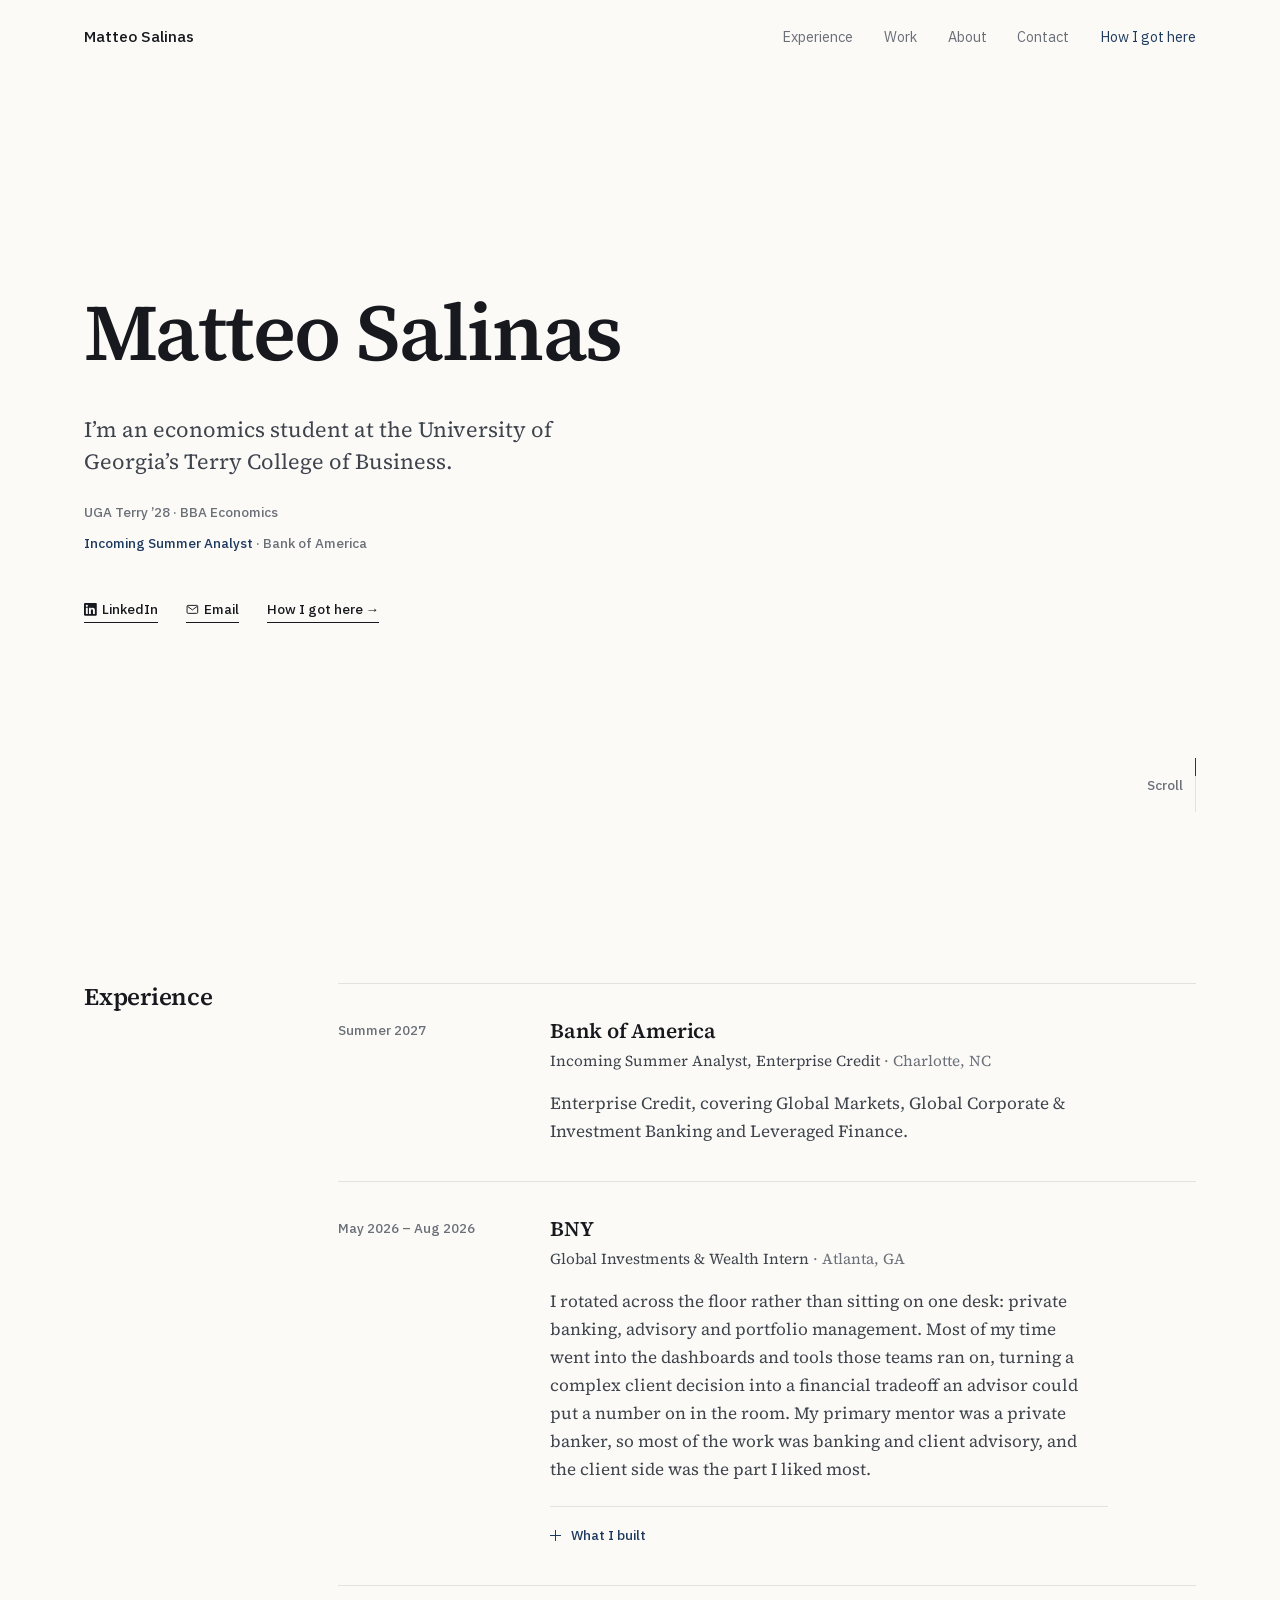
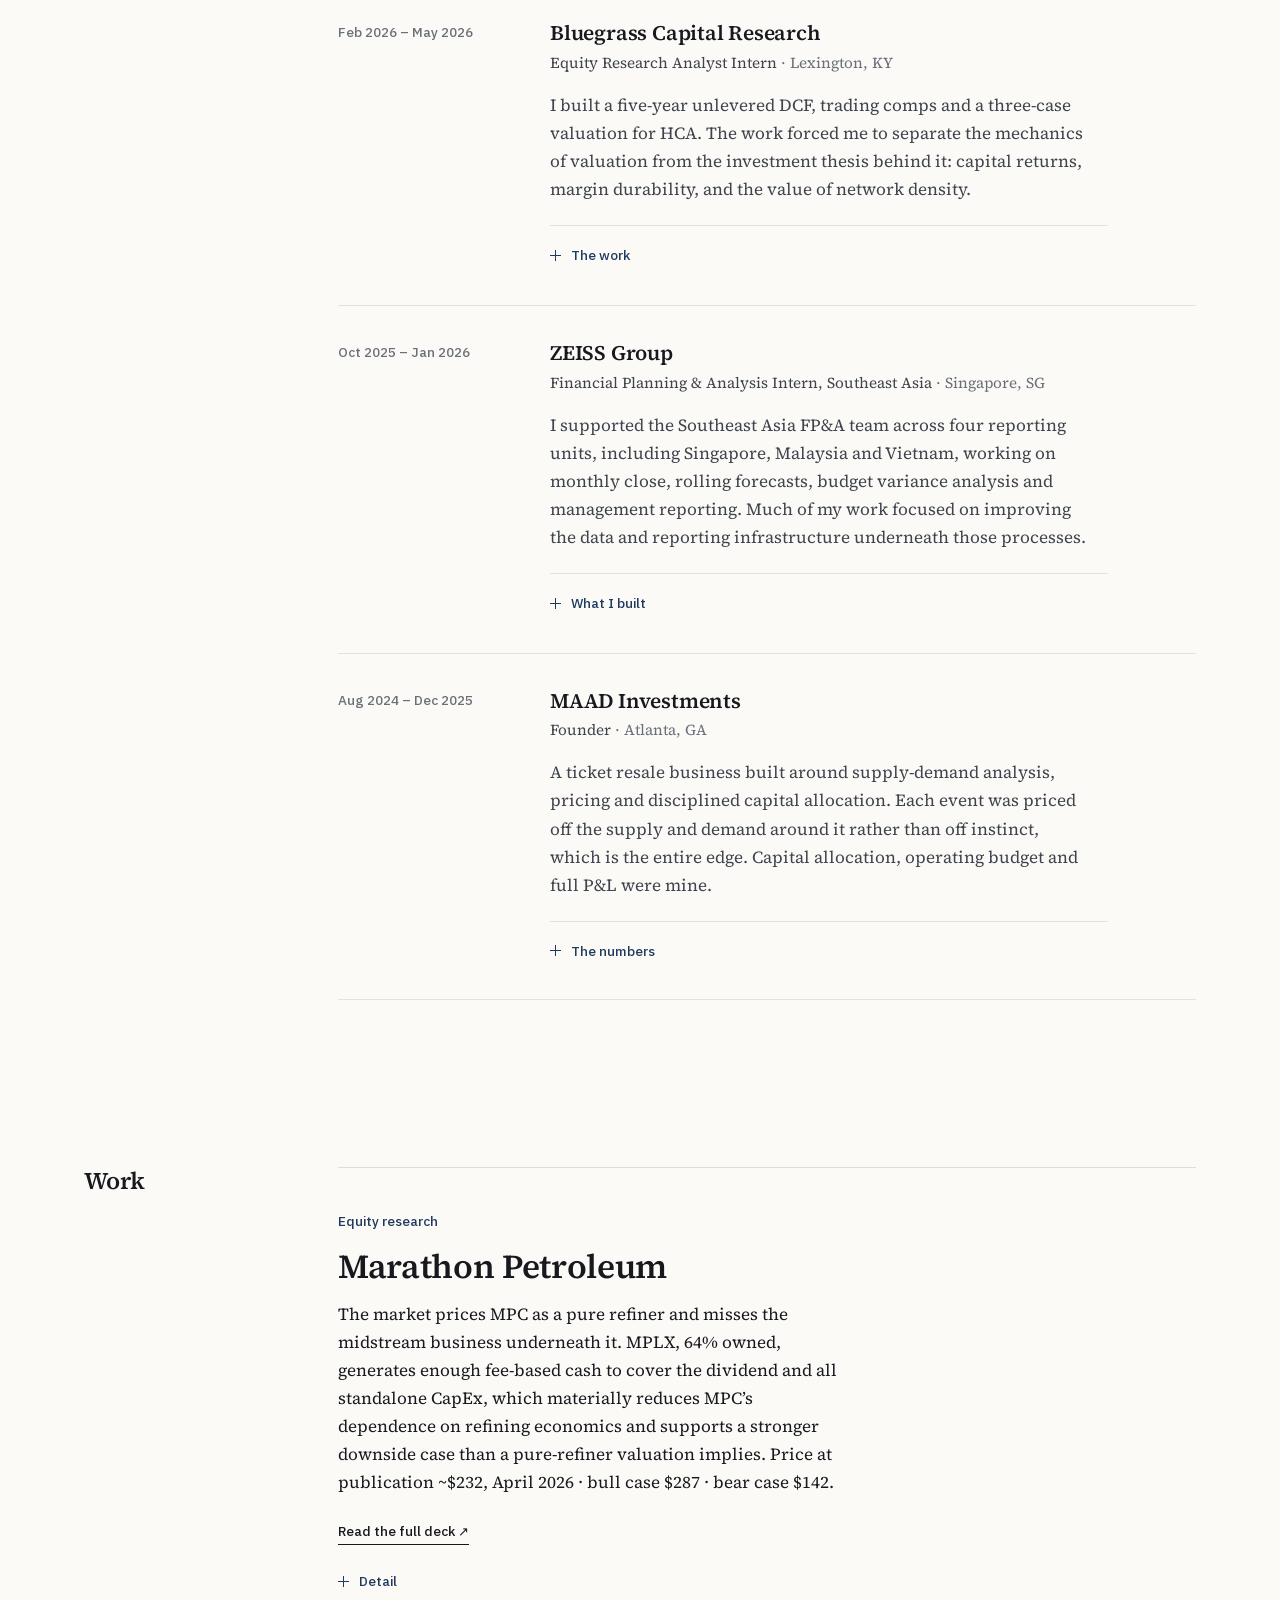
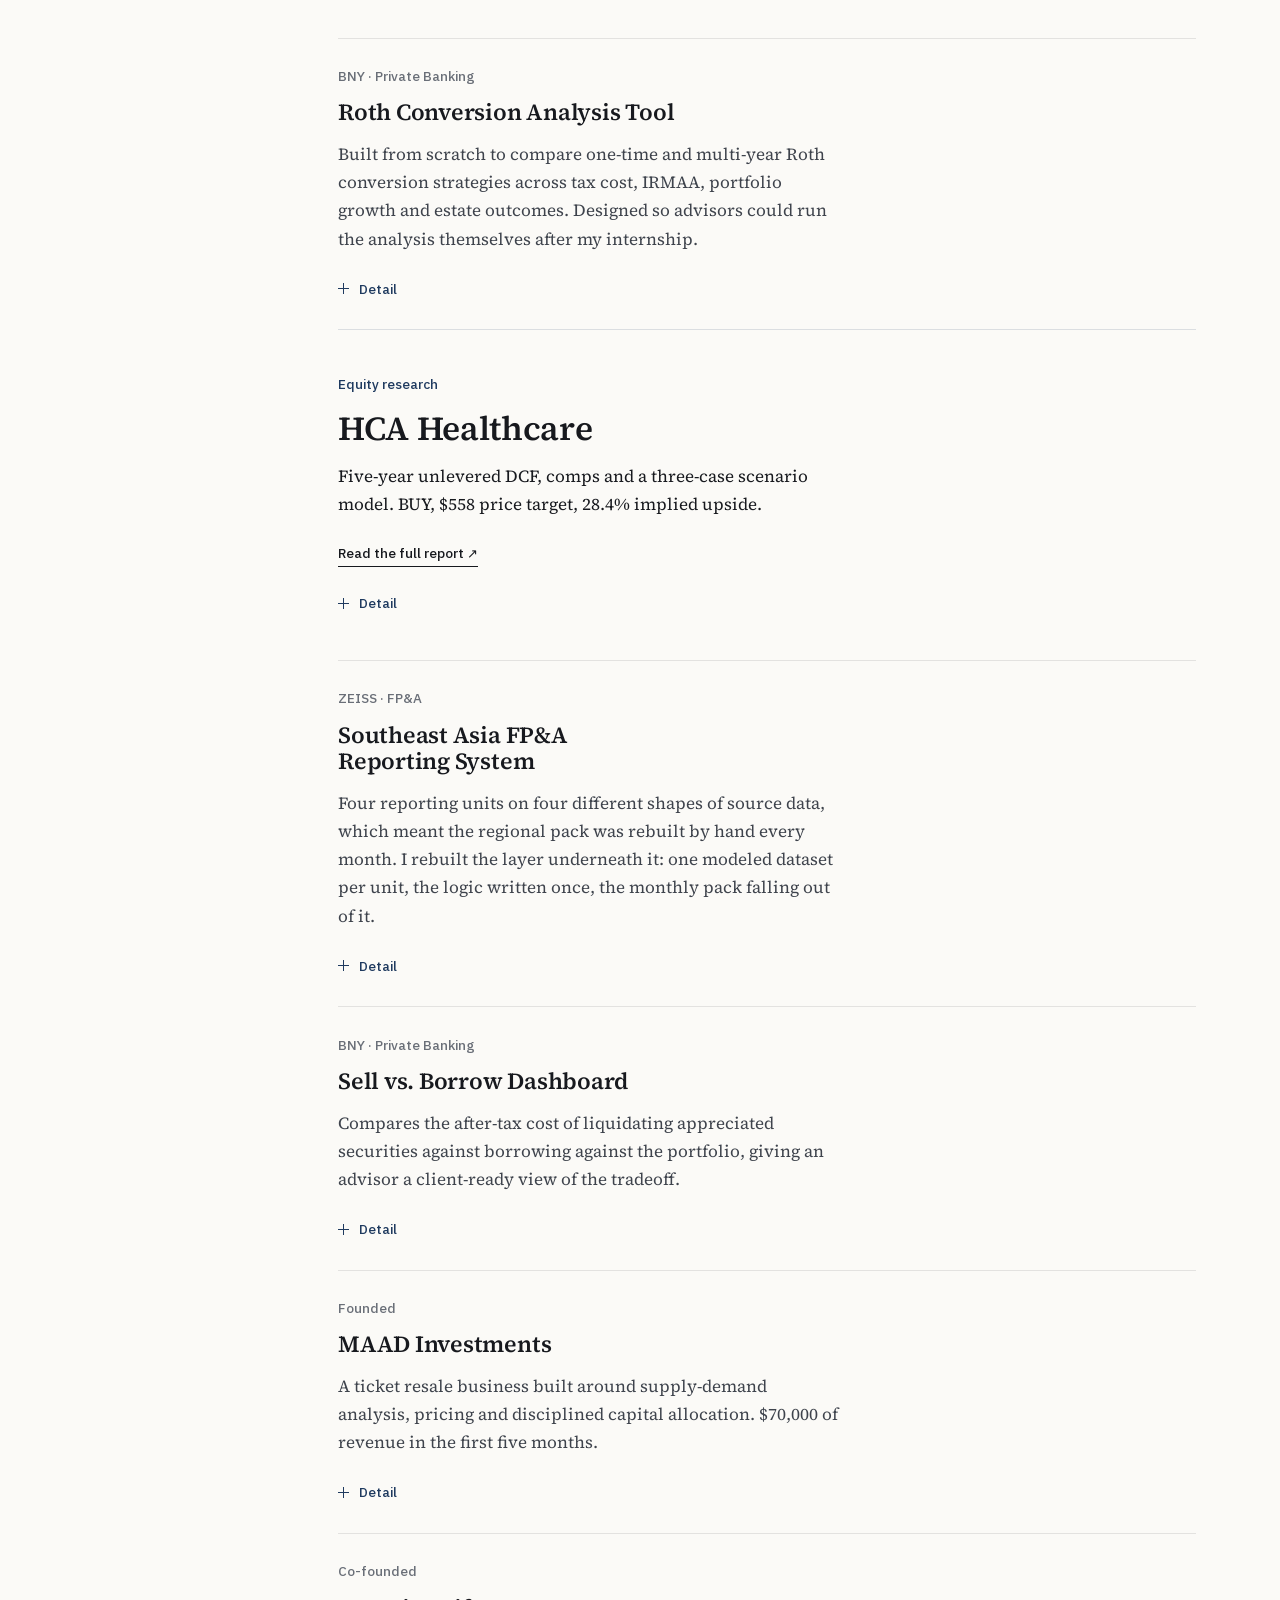
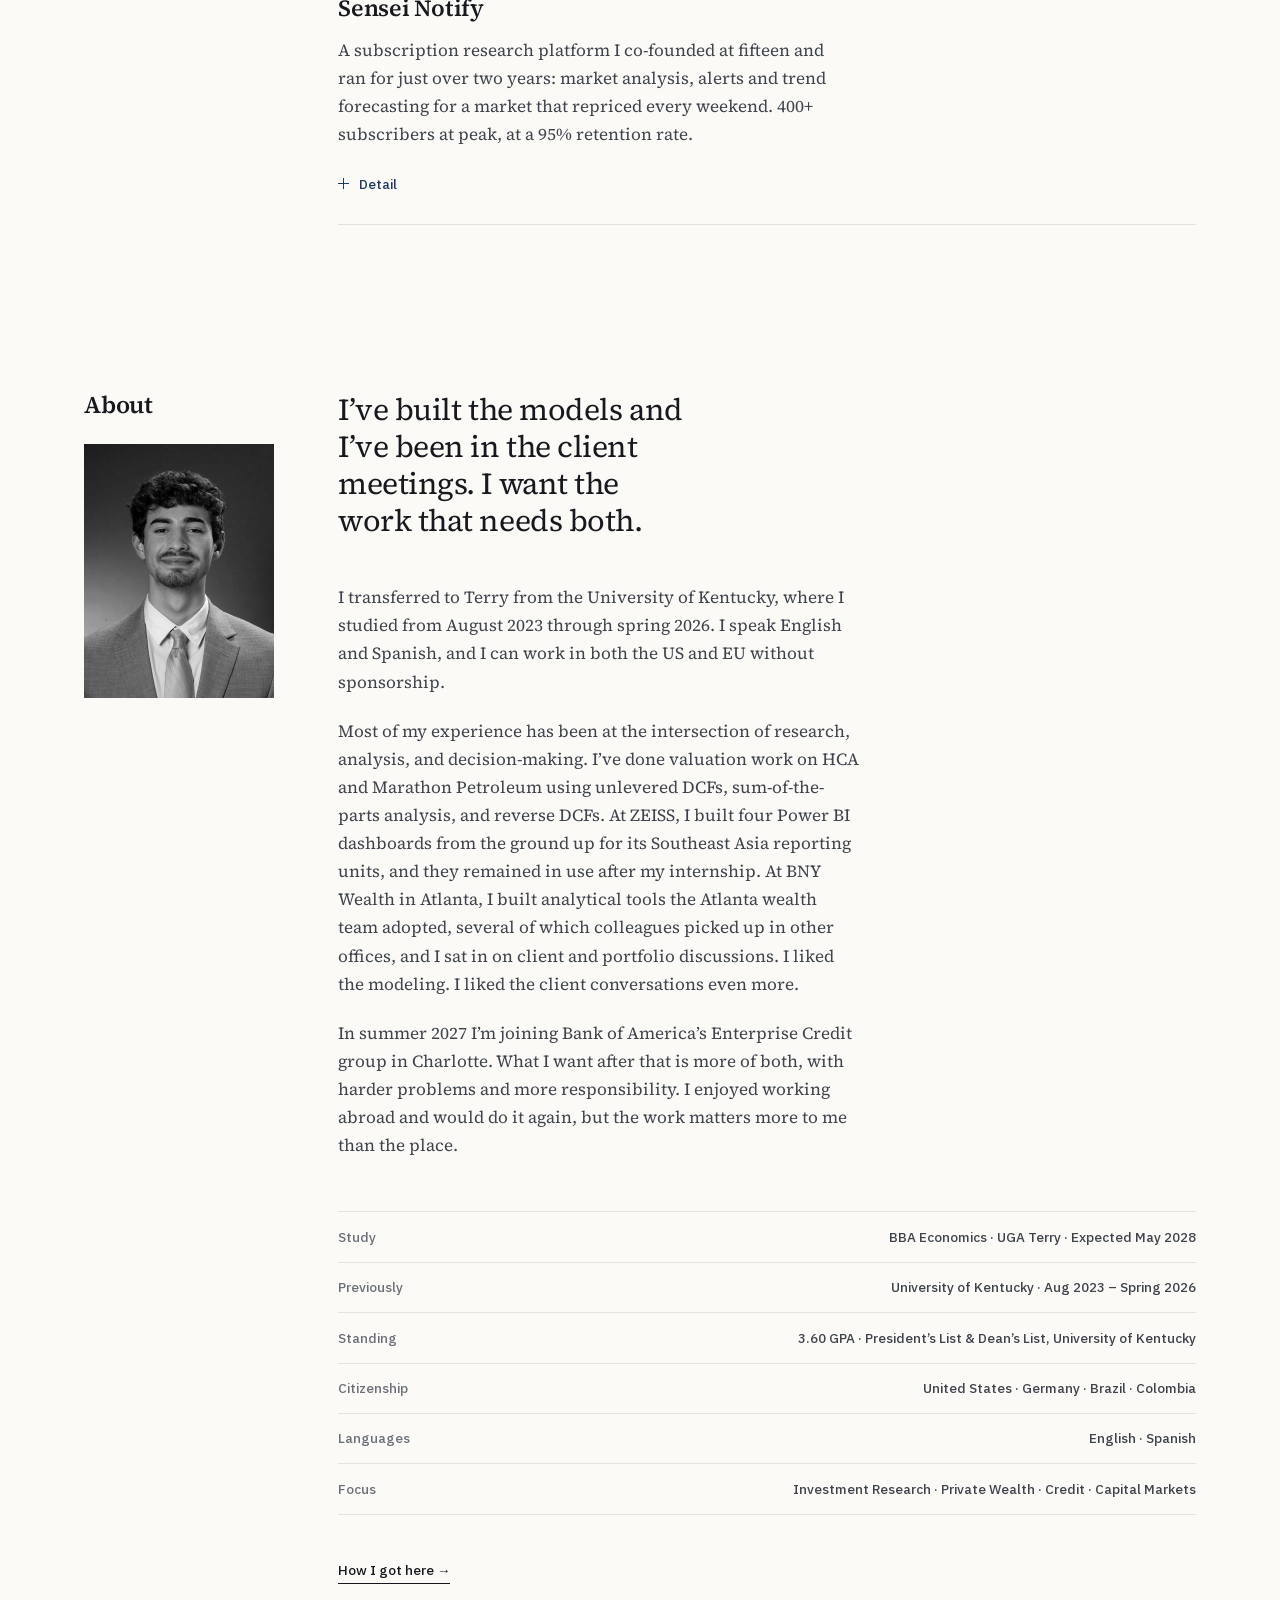
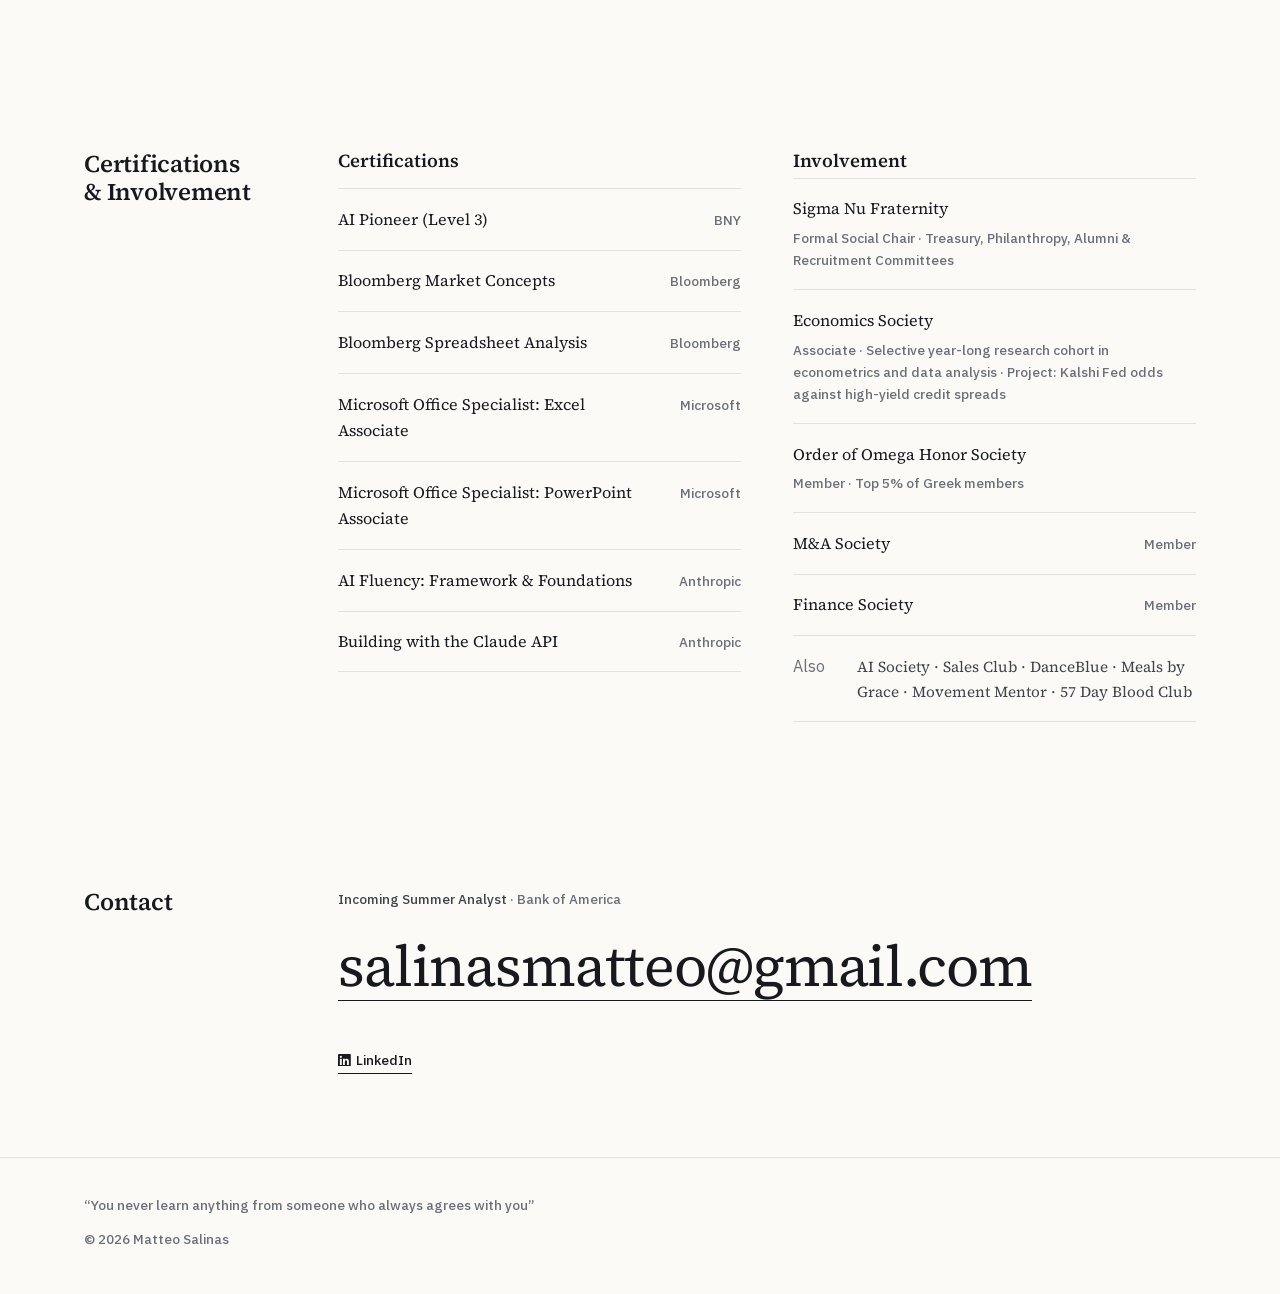
<file: index.html>
<!doctype html>
<html lang="en">
<head>
  <meta charset="UTF-8" />
  <meta name="viewport" content="width=device-width, initial-scale=1" />
  <title>Matteo Salinas</title>
  <meta name="description" content="Matteo Salinas. Economics at UGA's Terry College of Business, focused on investment research, private wealth, credit and capital markets." />
  <link rel="canonical" href="https://matteo0001.com/" />

  <meta property="og:type" content="website" />
  <meta property="og:title" content="Matteo Salinas" />
  <meta property="og:description" content="Economics at UGA's Terry College of Business. Incoming Summer Analyst, Bank of America." />
  <meta property="og:url" content="https://matteo0001.com/" />
  <meta property="og:image" content="https://matteo0001.com/assets/og.png" />
  <meta property="og:image:width" content="1200" />
  <meta property="og:image:height" content="630" />
  <meta property="og:image:alt" content="Matteo Salinas. Economics, UGA Terry. Investment research, private wealth, credit and capital markets." />
  <meta name="twitter:card" content="summary_large_image" />
  <meta name="twitter:image" content="https://matteo0001.com/assets/og.png" />
  <meta name="twitter:title" content="Matteo Salinas" />
  <meta name="twitter:description" content="Economics at UGA's Terry College of Business. Incoming Summer Analyst, Bank of America." />
  <meta name="theme-color" content="#fbfaf7" />

  <link rel="icon" href="assets/favicon.svg" type="image/svg+xml" />
  <link rel="apple-touch-icon" href="assets/apple-touch-icon.png" />

  <!-- Tells a search engine that this domain and that LinkedIn profile are
       the same person, which matters when a recruiter searches the name. -->
  <script type="application/ld+json">
    {
      "@context": "https://schema.org",
      "@type": "Person",
      "name": "Matteo Salinas",
      "url": "https://matteo0001.com/",
      "image": "https://matteo0001.com/assets/headshot.jpg",
      "email": "mailto:salinasmatteo@gmail.com",
      "jobTitle": "Economics student",
      "description": "BBA Economics at the University of Georgia's Terry College of Business. Investment research, private wealth, credit and capital markets.",
      "knowsLanguage": [
        "en",
        "es"
      ],
      "affiliation": {
        "@type": "CollegeOrUniversity",
        "name": "University of Georgia, Terry College of Business"
      },
      "alumniOf": [
        {
          "@type": "CollegeOrUniversity",
          "name": "University of Kentucky"
        }
      ],
      "sameAs": [
        "https://www.linkedin.com/in/matteosalinas1/"
      ]
    }
  </script>


  <!-- Self-hosted; see the @font-face block at the top of css/main.css. -->
  <link rel="preload" href="assets/fonts/SourceSerif4-600.woff2" as="font" type="font/woff2" crossorigin />
  <link rel="preload" href="assets/fonts/SourceSerif4-400.woff2" as="font" type="font/woff2" crossorigin />
  <link rel="preload" href="assets/fonts/IBMPlexSans-500.woff2" as="font" type="font/woff2" crossorigin />

  <link rel="stylesheet" href="css/main.css" />
  <script>
    // Progressive enhancement, arranged so that failure is safe.
    //
    // The reveal animations are scoped under html.js in the stylesheet. This
    // adds that class, so a browser with no JavaScript never hides anything.
    // Then it arms a watchdog: if the module script has not reported in, the
    // class comes off and every animated element falls back to its visible
    // resting state. That covers the case <noscript> cannot — scripts on,
    // module dead (a CSP, a blocked import, a proxy that rewrites
    // type="module"), which would otherwise leave the whole record on the
    // page at opacity 0.
    (function () {
      var el = document.documentElement;
      el.className += " js";
      var give = function () { el.className = el.className.replace(/\bjs\b/, ""); };
      var timer = setTimeout(give, 2000);
      // Only a failed module script means the renderer is not coming. An
      // earlier version reacted to any script error, which meant a content
      // blocker eating the analytics script — the common case, and one this
      // site expects — switched off every animation on the page.
      window.addEventListener("error", function (e) {
        var t = e.target;
        if (t && t.tagName === "SCRIPT" && t.type === "module") { clearTimeout(timer); give(); }
      }, true);
      window.__revealReady = function () { clearTimeout(timer); };
    })();
  </script>
  <noscript><style>.reveal,.row>*,.project>*,.list-item>*{opacity:1!important;transform:none!important}.mask>span{transform:none!important}.row::before,.project::before,.list-item::before{transform:scaleX(1)!important}</style></noscript>
</head>
<body>
  <div class="scroll-progress" aria-hidden="true"><span></span></div>
  <a class="skip-link" href="#main">Skip to content</a>

  <header class="topbar">
    <div class="shell">
      <a class="mark" href="#top">Matteo Salinas</a>

      <nav class="topnav" aria-label="Primary">
        <ul>
          <li><a href="#experience">Experience</a></li>
          <li><a href="#work">Work</a></li>
          <li><a href="#about">About</a></li>
          <li><a href="#contact">Contact</a></li>
          <li><a class="nav-page" href="about.html">How I got here</a></li>
        </ul>
      </nav>

      <button class="menu-toggle" aria-expanded="false" aria-controls="drawer" aria-label="Menu">
        <span></span><span></span>
      </button>
    </div>
  </header>

  <nav id="drawer" class="drawer" aria-label="Menu">
    <ul>
      <li><a href="#experience">Experience</a></li>
      <li><a href="#work">Work</a></li>
      <li><a href="#about">About</a></li>
      <li><a href="#credentials">Certifications &amp; Involvement</a></li>
      <li><a href="#contact">Contact</a></li>
      <li><a class="nav-page" href="about.html"><span>&rarr;</span>How I got here</a></li>
    </ul>
  </nav>

  <main id="main">
    <span id="top"></span>

    <!-- Hero ------------------------------------------------------------ -->
    <section class="hero shell">
      <div class="hero-inner">
        <h1 class="display">
          <span class="mask"><span>Matteo Salinas</span></span>
        </h1>

        <p class="hero-lede reveal">I&rsquo;m an economics student at the University of Georgia&rsquo;s Terry College of Business.</p>

        <p class="hero-facts reveal meta">UGA Terry &rsquo;28 &middot; BBA Economics</p>

        <p class="hero-status reveal meta">Incoming Summer Analyst <span class="faint">&middot; Bank of America</span></p>

        <ul class="hero-links reveal meta">
          <li><a class="wipe" href="https://www.linkedin.com/in/matteosalinas1/" target="_blank" rel="noopener"><svg class="glyph" viewBox="0 0 24 24" fill="currentColor" aria-hidden="true"><path d="M20.45 20.45h-3.56v-5.57c0-1.33-.02-3.04-1.85-3.04-1.85 0-2.13 1.45-2.13 2.94v5.67H9.35V9h3.41v1.56h.05c.48-.9 1.63-1.85 3.36-1.85 3.6 0 4.27 2.37 4.27 5.45v6.29zM5.34 7.43a2.06 2.06 0 1 1 0-4.13 2.06 2.06 0 0 1 0 4.13zM7.12 20.45H3.55V9h3.57v11.45zM22.22 0H1.77C.79 0 0 .77 0 1.72v20.56C0 23.23.79 24 1.77 24h20.45c.98 0 1.78-.77 1.78-1.72V1.72C24 .77 23.2 0 22.22 0z"/></svg> LinkedIn</a></li>
          <li><a class="wipe" href="mailto:salinasmatteo@gmail.com"><svg class="glyph" viewBox="0 0 24 24" fill="none" stroke="currentColor" stroke-width="1.8" aria-hidden="true"><rect x="2" y="4.5" width="20" height="15" rx="2"/><path d="M2.5 6 12 13 21.5 6"/></svg> Email</a></li>
          <li><a class="wipe" href="about.html">How I got here <span aria-hidden="true">&rarr;</span></a></li>
        </ul>
      </div>

      <div class="hero-scroll meta" aria-hidden="true">
        <span>Scroll</span>
        <span class="track"></span>
      </div>
    </section>

    <!-- Experience ------------------------------------------------------ -->
    <section id="experience" class="band" tabindex="-1">
      <div class="shell band-grid">
        <div class="rail meta">
          <h2 class="rail-label">Experience</h2>
        </div>
        <div class="band-body">
          <div id="experience-list" class="rows">
      <article class="row">
        <p class="row-when meta">Summer 2027</p>
        <div class="row-body">
          <h3 class="row-title">Bank of America</h3>
          <p class="row-sub">Incoming Summer Analyst, Enterprise Credit <span class="at">&middot; Charlotte, NC</span></p>
          <p class="row-summary">Enterprise Credit, covering Global Markets, Global Corporate &amp; Investment Banking and Leveraged Finance.</p>
          
        </div>
      </article>
      <article class="row">
        <p class="row-when meta">May 2026 – Aug 2026</p>
        <div class="row-body">
          <h3 class="row-title">BNY</h3>
          <p class="row-sub">Global Investments & Wealth Intern <span class="at">&middot; Atlanta, GA</span></p>
          <p class="row-summary">I rotated across the floor rather than sitting on one desk: private banking, advisory and portfolio management. Most of my time went into the dashboards and tools those teams ran on, turning a complex client decision into a financial tradeoff an advisor could put a number on in the room. My primary mentor was a private banker, so most of the work was banking and client advisory, and the client side was the part I liked most.</p>
          <details class="row-more">
            <summary class="meta"><span class="plus" aria-hidden="true"></span>What I built</summary>
            <ul class="row-notes"><li>A Roth conversion analysis tool and a Sell vs. Borrow dashboard, both written up in Work below, adopted across the wealth team in the Atlanta office. Several of the tools were picked up by colleagues in other offices, including Tampa and New York.</li><li>A banking deal sheet dashboard to take the friction out of deal prep.</li><li>Net worth statements and client meeting books across investment, retirement, trust, alternative and real estate holdings.</li><li>Relationship-level SWOT analyses presented for office review, identifying client needs, risks and potential opportunities.</li><li>Prospect coverage across the Southeast and Florida: high-net-worth families, family offices and centers of influence the advisors hadn't reached yet.</li></ul>
          </details>
        </div>
      </article>
      <article class="row">
        <p class="row-when meta">Feb 2026 – May 2026</p>
        <div class="row-body">
          <h3 class="row-title">Bluegrass Capital Research</h3>
          <p class="row-sub">Equity Research Analyst Intern <span class="at">&middot; Lexington, KY</span></p>
          <p class="row-summary">I built a five-year unlevered DCF, trading comps and a three-case valuation for HCA. The work forced me to separate the mechanics of valuation from the investment thesis behind it: capital returns, margin durability, and the value of network density.</p>
          <details class="row-more">
            <summary class="meta"><span class="plus" aria-hidden="true"></span>The work</summary>
            <ul class="row-notes"><li>BUY on HCA Healthcare (NYSE: HCA). $558 price target, 28.4% implied upside. The full report is in Work below.</li><li>Forward projections off 10-K/10-Q filings and earnings releases across the healthcare, energy and TMT names on the coverage list: revenue, margins, CapEx and working capital.</li></ul>
          </details>
        </div>
      </article>
      <article class="row">
        <p class="row-when meta">Oct 2025 – Jan 2026</p>
        <div class="row-body">
          <h3 class="row-title">ZEISS Group</h3>
          <p class="row-sub">Financial Planning & Analysis Intern, Southeast Asia <span class="at">&middot; Singapore, SG</span></p>
          <p class="row-summary">I supported the Southeast Asia FP&A team across four reporting units, including Singapore, Malaysia and Vietnam, working on monthly close, rolling forecasts, budget variance analysis and management reporting. Much of my work focused on improving the data and reporting infrastructure underneath those processes.</p>
          <details class="row-more">
            <summary class="meta"><span class="plus" aria-hidden="true"></span>What I built</summary>
            <ul class="row-notes"><li>Four Power BI dashboards built from the ground up over SQL-structured datasets, one per reporting unit. The architecture is in Work below. They remained in use after my internship.</li><li>Excel models projecting revenue, operating expense and cash flow across the region, built off drivers so one assumption change moved the whole regional forecast.</li><li>Variance analysis against budget and prior forecast, with sales and margin analysis feeding regional strategy.</li><li>Market, competitor and industry research across the four reporting units.</li></ul>
          </details>
        </div>
      </article>
      <article class="row">
        <p class="row-when meta">Aug 2024 – Dec 2025</p>
        <div class="row-body">
          <h3 class="row-title">MAAD Investments</h3>
          <p class="row-sub">Founder <span class="at">&middot; Atlanta, GA</span></p>
          <p class="row-summary">A ticket resale business built around supply-demand analysis, pricing and disciplined capital allocation. Each event was priced off the supply and demand around it rather than off instinct, which is the entire edge. Capital allocation, operating budget and full P&L were mine.</p>
          <details class="row-more">
            <summary class="meta"><span class="plus" aria-hidden="true"></span>The numbers</summary>
            <ul class="row-notes"><li>$70,000 in revenue within the first five months.</li><li>100+ event opportunities evaluated annually.</li></ul>
          </details>
        </div>
      </article>
        </div>
        </div>
      </div>
    </section>

    <!-- Work ------------------------------------------------------------ -->
    <section id="work" class="band" tabindex="-1">
      <div class="shell band-grid">
        <div class="rail meta">
          <h2 class="rail-label">Work</h2>
        </div>
        <div class="band-body">
          <div id="projects-list" class="projects">
      <article class="project project--featured">
        <div class="project-top meta">
          <span class="project-tag">Equity research</span>
        </div>
        <h3>Marathon Petroleum</h3>
        <p class="project-note">The market prices MPC as a pure refiner and misses the midstream business underneath it. MPLX, 64% owned, generates enough fee-based cash to cover the dividend and all standalone CapEx, which materially reduces MPC&rsquo;s dependence on refining economics and supports a stronger downside case than a pure-refiner valuation implies. Price at publication ~$232, April 2026 &middot; bull case $287 &middot; bear case $142.</p>
        <p class="project-link"><a class="wipe meta" href="assets/marathon-petroleum.pdf" target="_blank" rel="noopener">Read the full deck <span aria-hidden="true">&#8599;</span></a></p>
        <details>
          <summary class="meta"><span class="plus" aria-hidden="true"></span>Detail</summary>
          <ul class="project-detail"><li>Built for the University of Kentucky 2026 Stock Pitch Competition.</li><li>Scenario spread rather than a single number: $230 mid-cycle DCF base, ~$232 sum-of-the-parts intrinsic, $287 bull, $142 bear.</li><li>The thesis: MPLX, 64% owned, pays MPC $3.5B+ a year in fee-based distributions by 2027, independent of crack spreads. That alone covers the dividend and all standalone CapEx, which makes the refining upside close to free.</li><li>An FCFF discounted cash flow at a 7.90% WACC, a sum-of-the-parts valuing MPC ex-MPLX against pure-play refiner multiples, and a WACC against terminal-growth sensitivity grid.</li><li>A reverse DCF showing that at $232 the market was implying only about 3.5% revenue CAGR over five years.</li><li>The bear case sits at $142 rather than lower because the midstream distributions are contracted and fee-based: the argument is that the downside is set by MPLX, not by crack spreads.</li></ul>
          
    <div class="dcf" data-dcf>
      <p class="dcf-kicker meta faint">The model from the deck, live</p>

      <p class="dcf-readout">
        <span class="dcf-value" data-dcf-value>$230</span>
        <span class="dcf-delta meta" data-dcf-delta></span>
      </p>
      <p class="dcf-against meta faint">
        implied value per share &middot; MPC traded at $232, April 2026
      </p>

      <div class="dcf-controls">
        <label class="dcf-control">
          <span class="dcf-legend meta">WACC <span data-dcf-wacc-out>7.90%</span></span>
          <input type="range" data-dcf-wacc
                 min="0.06" max="0.1" step="0.0005" value="0.079"
                 aria-label="Weighted average cost of capital" />
        </label>

        <label class="dcf-control">
          <span class="dcf-legend meta">Exit EBITDA multiple <span data-dcf-exit-out>7.3x</span></span>
          <input type="range" data-dcf-exit
                 min="3.5" max="10" step="0.1" value="7.3"
                 aria-label="Exit EBITDA multiple" />
        </label>
      </div>

      <div class="dcf-cases meta">
        <button type="button" data-dcf-case="4.5">Bear <span class="faint">$142</span></button><button type="button" data-dcf-case="7.3">Base <span class="faint">$230</span></button><button type="button" data-dcf-case="9.1">Bull <span class="faint">$287</span></button>
      </div>

      <p class="dcf-note faint">
        Simplified from the deck: the five-year FCFF stream and 2030E EBITDA are
        fixed, and the two drivers above are live. Set to the deck&rsquo;s own
        assumptions, 7.90% and 7.3x, it returns the
        deck&rsquo;s $230.
      </p>
    </div>
  
          
        </details>
      </article>
      <article class="project">
        <div class="project-top meta">
          <span class="project-tag">BNY · Private Banking</span>
        </div>
        <h3>Roth Conversion Analysis Tool</h3>
        <p class="project-note">Built from scratch to compare one-time and multi-year Roth conversion strategies across tax cost, IRMAA, portfolio growth and estate outcomes. Designed so advisors could run the analysis themselves after my internship.</p>
        
        <details>
          <summary class="meta"><span class="plus" aria-hidden="true"></span>Detail</summary>
          <ul class="project-detail"><li>Models tax cost, IRMAA exposure and estate outcomes across one-time and staged multi-year conversions.</li><li>Shipped with a written advisor SOP so the team could run it without me.</li></ul>
          
          
        </details>
      </article>
      <article class="project project--featured">
        <div class="project-top meta">
          <span class="project-tag">Equity research</span>
        </div>
        <h3>HCA Healthcare</h3>
        <p class="project-note">Five-year unlevered DCF, comps and a three-case scenario model. BUY, $558 price target, 28.4% implied upside.</p>
        <p class="project-link"><a class="wipe meta" href="assets/hca-healthcare.pdf" target="_blank" rel="noopener">Read the full report <span aria-hidden="true">&#8599;</span></a></p>
        <details>
          <summary class="meta"><span class="plus" aria-hidden="true"></span>Detail</summary>
          <ul class="project-detail"><li>Built the revenue, margin, CapEx and working-capital build off 10-K/10-Q filings and earnings releases.</li><li>Differentiated theses on capital return policy, structural margin mispricing and network density compounding.</li><li>Supported by WACC analysis and a football-field valuation across the scenario set.</li><li>The network-density thesis: roughly 27% inpatient share across the markets HCA actually operates in, targeting 29% by 2030, with outpatient sites compounding referral retention inside each one.</li></ul>
          
          
        </details>
      </article>
      <article class="project">
        <div class="project-top meta">
          <span class="project-tag">ZEISS · FP&A</span>
        </div>
        <h3>Southeast Asia FP&A Reporting System</h3>
        <p class="project-note">Four reporting units on four different shapes of source data, which meant the regional pack was rebuilt by hand every month. I rebuilt the layer underneath it: one modeled dataset per unit, the logic written once, the monthly pack falling out of it.</p>
        
        <details>
          <summary class="meta"><span class="plus" aria-hidden="true"></span>Detail</summary>
          <ul class="project-detail"><li>The architecture: source extracts per unit, cleaned and conformed in Power Query, modeled into a star schema over SQL-structured datasets, measures written in DAX, surfaced as four Power BI dashboards feeding management reporting.</li><li>Writing the logic as DAX measures rather than patching the source is the part that made it survive: the same measure definitions across all four, so a figure means the same thing in every unit's report instead of depending on who built that tab.</li><li>Covered four reporting units, including Singapore, Malaysia and Vietnam, against monthly close, rolling forecast and budget variance.</li><li>No figures or screenshots here. The work is the architecture, and the architecture is the part that transfers.</li></ul>
          
          
        </details>
      </article>
      <article class="project">
        <div class="project-top meta">
          <span class="project-tag">BNY · Private Banking</span>
        </div>
        <h3>Sell vs. Borrow Dashboard</h3>
        <p class="project-note">Compares the after-tax cost of liquidating appreciated securities against borrowing against the portfolio, giving an advisor a client-ready view of the tradeoff.</p>
        
        <details>
          <summary class="meta"><span class="plus" aria-hidden="true"></span>Detail</summary>
          <ul class="project-detail"><li>Built for the private banking team to make the liquidate-or-lend decision explicit in the client conversation rather than after it.</li><li>Paired with a banking deal sheet dashboard that cut the prep time on deal documentation.</li></ul>
          
          
        </details>
      </article>
      <article class="project">
        <div class="project-top meta">
          <span class="project-tag">Founded</span>
        </div>
        <h3>MAAD Investments</h3>
        <p class="project-note">A ticket resale business built around supply-demand analysis, pricing and disciplined capital allocation. $70,000 of revenue in the first five months.</p>
        
        <details>
          <summary class="meta"><span class="plus" aria-hidden="true"></span>Detail</summary>
          <ul class="project-detail"><li>Evaluated 100+ event opportunities a year, pricing off supply-demand dynamics and market research.</li><li>Sized positions across concurrent events so no single night carried the book.</li><li>Owned capital allocation, operating budget and full P&L.</li></ul>
          
          
        </details>
      </article>
      <article class="project">
        <div class="project-top meta">
          <span class="project-tag">Co-founded</span>
        </div>
        <h3>Sensei Notify</h3>
        <p class="project-note">A subscription research platform I co-founded at fifteen and ran for just over two years: market analysis, alerts and trend forecasting for a market that repriced every weekend. 400+ subscribers at peak, at a 95% retention rate.</p>
        
        <details>
          <summary class="meta"><span class="plus" aria-hidden="true"></span>Detail</summary>
          <ul class="project-detail"><li>Owned customer acquisition, pricing, financial management and the community end to end.</li><li>Managed a team of 15, spread across time zones.</li><li>Recurring revenue, so churn was the whole business. Subscribers could leave any week, which meant the product had to be right every week.</li></ul>
          
          <p class="project-link"><a class="wipe meta" href="about.html">The longer story <span aria-hidden="true">&rarr;</span></a></p>
        </details>
      </article>
        </div>
        </div>
      </div>
    </section>

    <!-- About ----------------------------------------------------------- -->
    <section id="about" class="band" tabindex="-1">
      <div class="shell band-grid">
        <div class="rail meta">
          <h2 class="rail-label">About</h2>
          <img class="portrait reveal" src="assets/headshot.jpg" width="760" height="1013"
               alt="Matteo Salinas" loading="lazy" decoding="async" />
        </div>

        <div class="band-body">
          <p class="about-lede reveal">I&rsquo;ve built the models and I&rsquo;ve been in the client meetings. I want the work that needs both.</p>

          <div class="about-body reveal">
            <p>I transferred to Terry from the University of Kentucky, where I studied from August 2023 through spring 2026. I speak English and Spanish, and I can work in both the US and EU without sponsorship.</p>
            <p>Most of my experience has been at the intersection of research, analysis, and decision-making. I&rsquo;ve done valuation work on HCA and Marathon Petroleum using unlevered DCFs, sum-of-the-parts analysis, and reverse DCFs. At ZEISS, I built four Power BI dashboards from the ground up for its Southeast Asia reporting units, and they remained in use after my internship. At BNY Wealth in Atlanta, I built analytical tools the Atlanta wealth team adopted, several of which colleagues picked up in other offices, and I sat in on client and portfolio discussions. I liked the modeling. I liked the client conversations even more.</p>
            <p>In summer 2027 I&rsquo;m joining Bank of America&rsquo;s Enterprise Credit group in Charlotte. What I want after that is more of both, with harder problems and more responsibility. I enjoyed working abroad and would do it again, but the work matters more to me than the place.</p>
          </div>

          <dl class="about-facts reveal meta">
            <div class="fact"><dt>Study</dt><dd>BBA Economics &middot; UGA Terry &middot; Expected May 2028</dd></div>
            <div class="fact"><dt>Previously</dt><dd>University of Kentucky &middot; Aug 2023 &ndash; Spring 2026</dd></div>
            <div class="fact"><dt>Standing</dt><dd>3.60 GPA &middot; President&rsquo;s List &amp; Dean&rsquo;s List, University of Kentucky</dd></div>
            <div class="fact"><dt>Citizenship</dt><dd>United States &middot; Germany &middot; Brazil &middot; Colombia</dd></div>
            <div class="fact"><dt>Languages</dt><dd>English &middot; Spanish</dd></div>
            <div class="fact"><dt>Focus</dt><dd>Investment Research &middot; Private Wealth &middot; Credit &middot; Capital Markets</dd></div>
          </dl>

          <p class="about-more reveal meta">
            <a class="wipe" href="about.html">How I got here <span aria-hidden="true">&rarr;</span></a>
          </p>
        </div>
      </div>
    </section>

    <!-- Certifications + Involvement ------------------------------------ -->
    <section id="credentials" class="band" tabindex="-1">
      <div class="shell band-grid">
        <div class="rail meta">
          <h2 class="rail-label">Certifications &amp; Involvement</h2>
        </div>
        <div class="band-body two-up">
          <div>
            <h3 class="col-label meta faint">Certifications</h3>
            <dl id="skills-list" class="list"><div class="list-item"><dt class="name">AI Pioneer (Level 3)</dt><dd class="by meta">BNY</dd></div><div class="list-item"><dt class="name">Bloomberg Market Concepts</dt><dd class="by meta">Bloomberg</dd></div><div class="list-item"><dt class="name">Bloomberg Spreadsheet Analysis</dt><dd class="by meta">Bloomberg</dd></div><div class="list-item"><dt class="name">Microsoft Office Specialist: Excel Associate</dt><dd class="by meta">Microsoft</dd></div><div class="list-item"><dt class="name">Microsoft Office Specialist: PowerPoint Associate</dt><dd class="by meta">Microsoft</dd></div><div class="list-item"><dt class="name">AI Fluency: Framework & Foundations</dt><dd class="by meta">Anthropic</dd></div><div class="list-item"><dt class="name">Building with the Claude API</dt><dd class="by meta">Anthropic</dd></div>
        </dl>
          </div>
          <div>
            <h3 class="col-label meta faint">Involvement</h3>
            <ul id="involvement-list" class="list"><li class="list-item list-item--stacked"><span class="name">Sigma Nu Fraternity</span><span class="by meta">Formal Social Chair &middot; Treasury, Philanthropy, Alumni &amp; Recruitment Committees</span></li><li class="list-item list-item--stacked"><span class="name">Economics Society</span><span class="by meta">Associate &middot; Selective year-long research cohort in econometrics and data analysis &middot; Project: Kalshi Fed odds against high-yield credit spreads</span></li><li class="list-item list-item--stacked"><span class="name">Order of Omega Honor Society</span><span class="by meta">Member &middot; Top 5% of Greek members</span></li><li class="list-item"><span class="name">M&A Society</span><span class="by meta">Member</span></li><li class="list-item"><span class="name">Finance Society</span><span class="by meta">Member</span></li><li class="list-item list-more"><span class="name meta faint">Also</span><span class="by">AI Society &middot; Sales Club &middot; DanceBlue &middot; Meals by Grace &middot; Movement Mentor &middot; 57 Day Blood Club</span></li>
        </ul>
          </div>
        </div>
      </div>
    </section>

    <!-- Contact --------------------------------------------------------- -->
    <section id="contact" class="band" tabindex="-1">
      <div class="shell band-grid">
        <div class="rail meta">
          <h2 class="rail-label">Contact</h2>
        </div>
        <div class="band-body">
          <p class="meta reveal contact-status">Incoming Summer Analyst <span class="faint">&middot; Bank of America</span></p>
          <a class="contact-mail wipe reveal" href="mailto:salinasmatteo@gmail.com">salinasmatteo@gmail.com</a>
          <ul class="contact-aside reveal meta">
            <li><a class="wipe" href="https://www.linkedin.com/in/matteosalinas1/" target="_blank" rel="noopener"><svg class="glyph" viewBox="0 0 24 24" fill="currentColor" aria-hidden="true"><path d="M20.45 20.45h-3.56v-5.57c0-1.33-.02-3.04-1.85-3.04-1.85 0-2.13 1.45-2.13 2.94v5.67H9.35V9h3.41v1.56h.05c.48-.9 1.63-1.85 3.36-1.85 3.6 0 4.27 2.37 4.27 5.45v6.29zM5.34 7.43a2.06 2.06 0 1 1 0-4.13 2.06 2.06 0 0 1 0 4.13zM7.12 20.45H3.55V9h3.57v11.45zM22.22 0H1.77C.79 0 0 .77 0 1.72v20.56C0 23.23.79 24 1.77 24h20.45c.98 0 1.78-.77 1.78-1.72V1.72C24 .77 23.2 0 22.22 0z"/></svg> LinkedIn</a></li>
          </ul>
        </div>
      </div>
    </section>
  </main>

  <footer class="site-foot">
    <div class="shell meta">
      <p class="foot-quote">&ldquo;You never learn anything from someone who always agrees with you&rdquo;</p>
      <span>&copy; <span data-current-year>2026</span> Matteo Salinas</span>
    </div>
  </footer>

  <script type="module" src="js/render-home.js"></script>
</body>
</html>
</file>
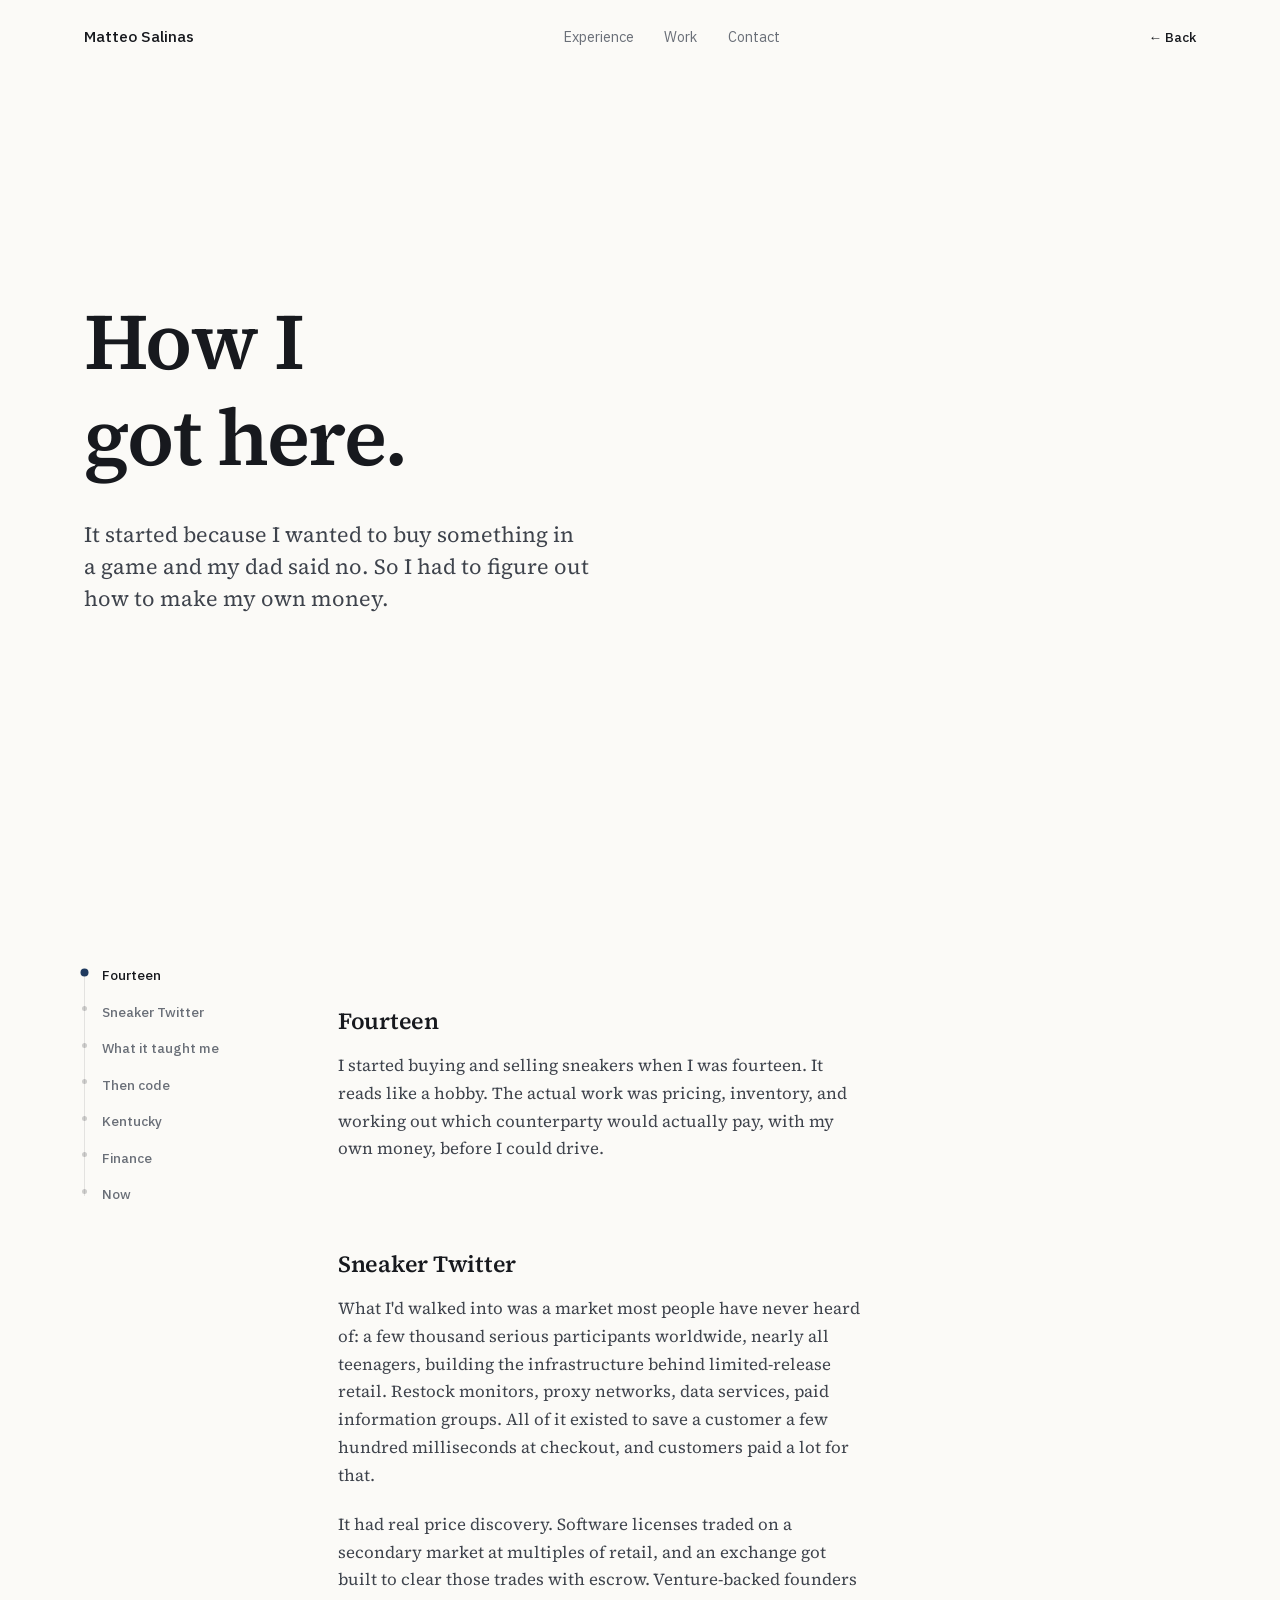
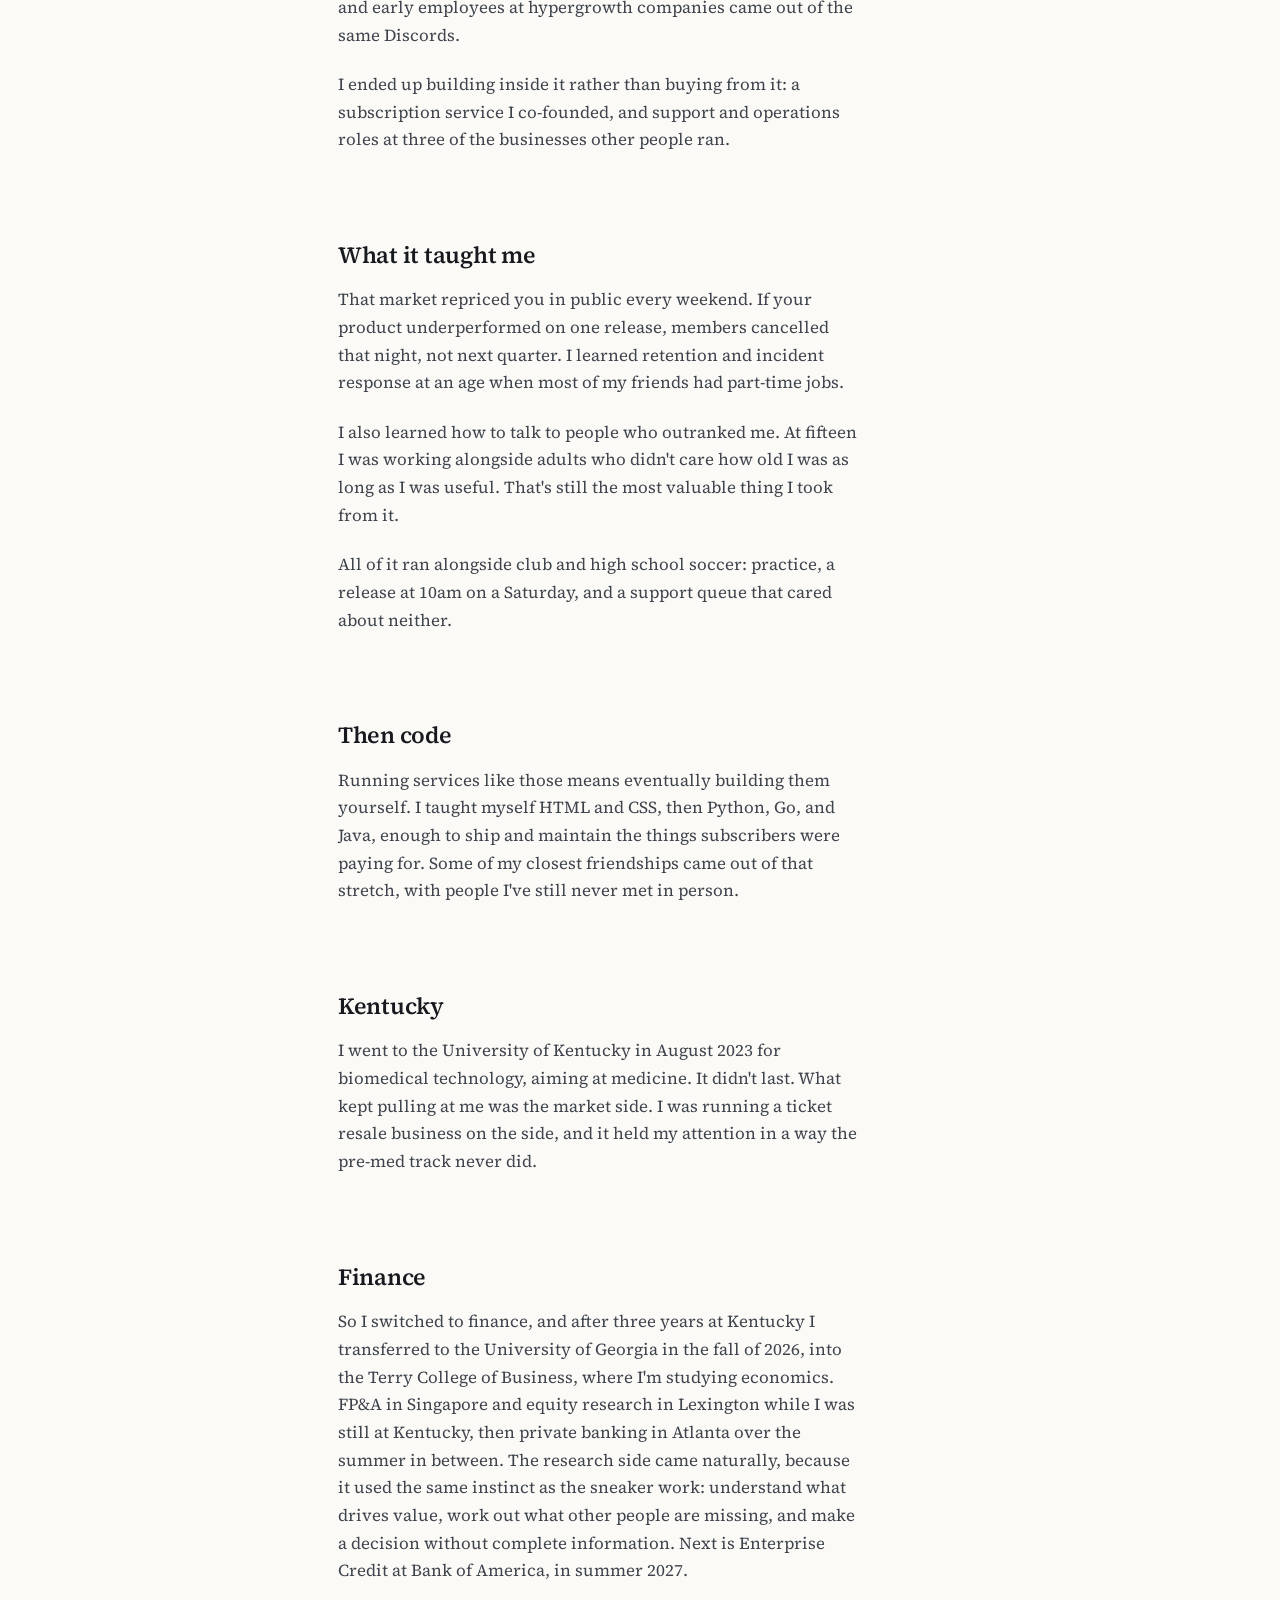
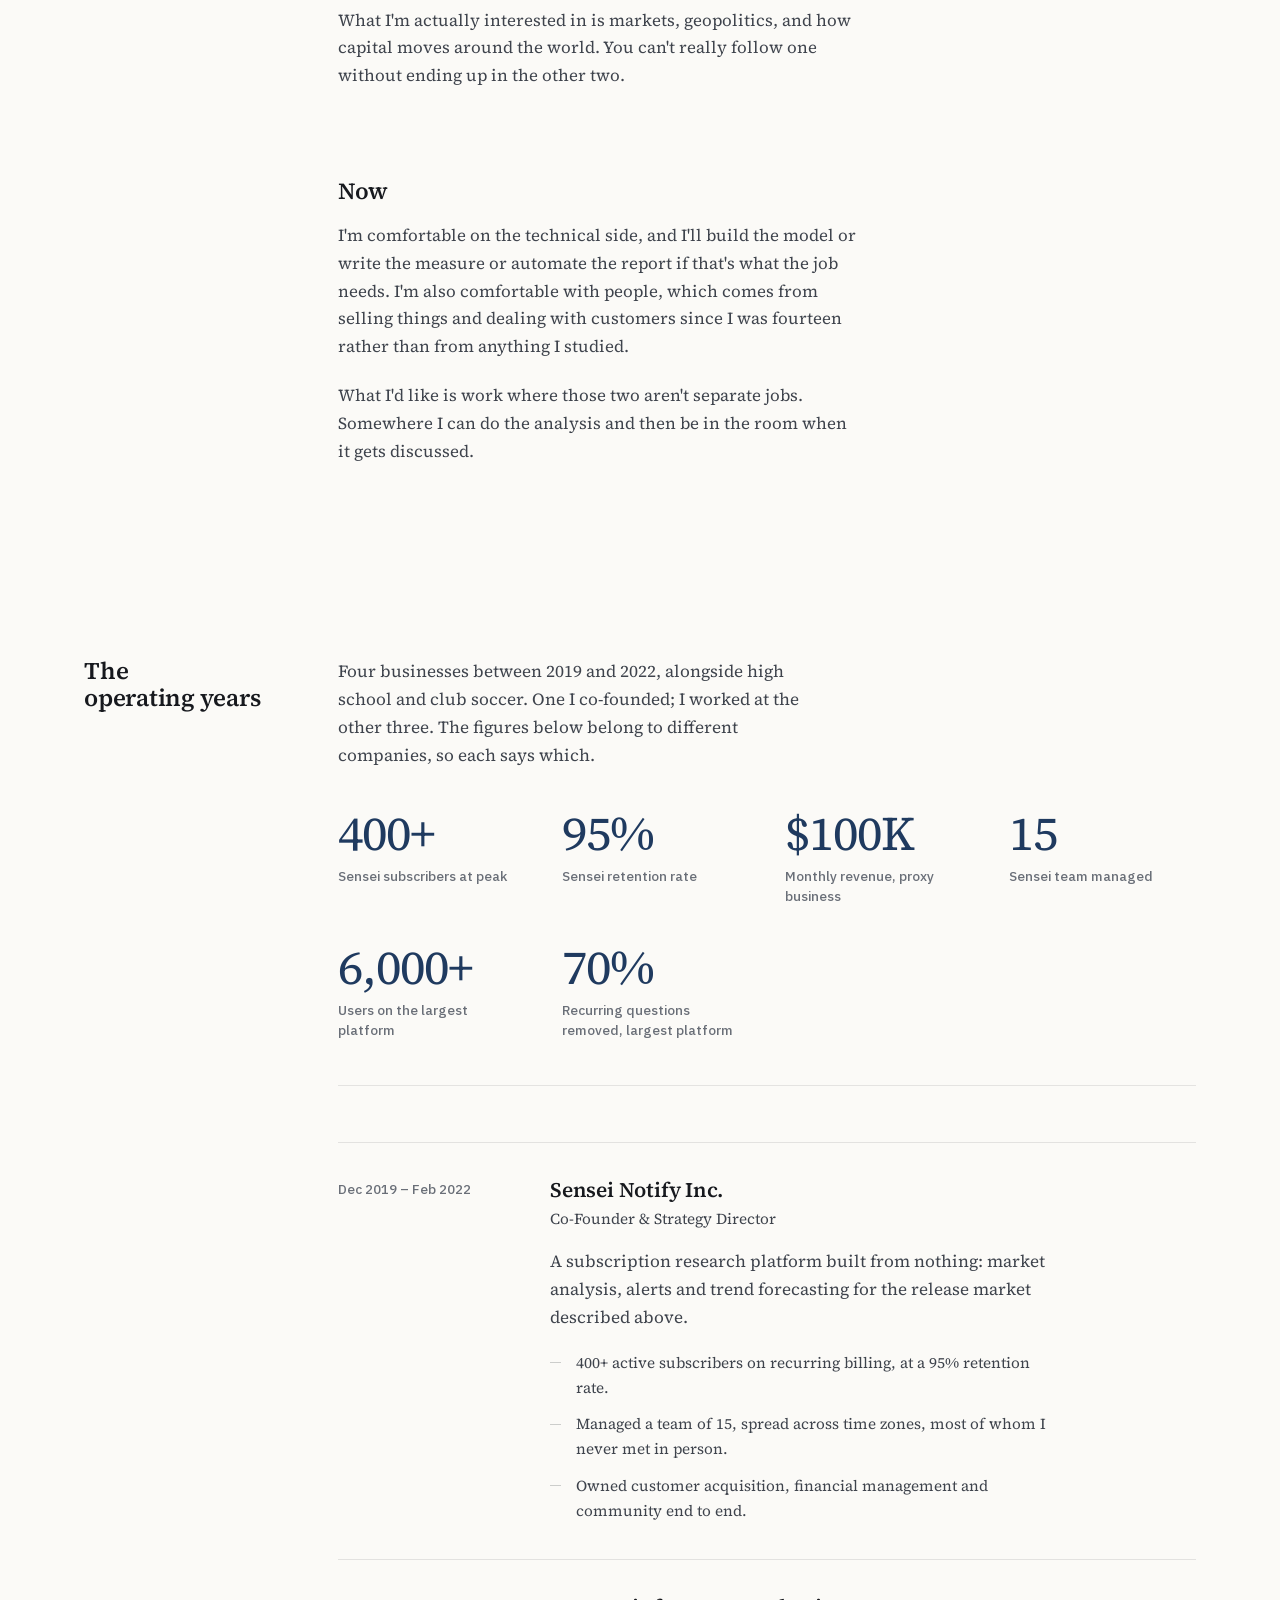
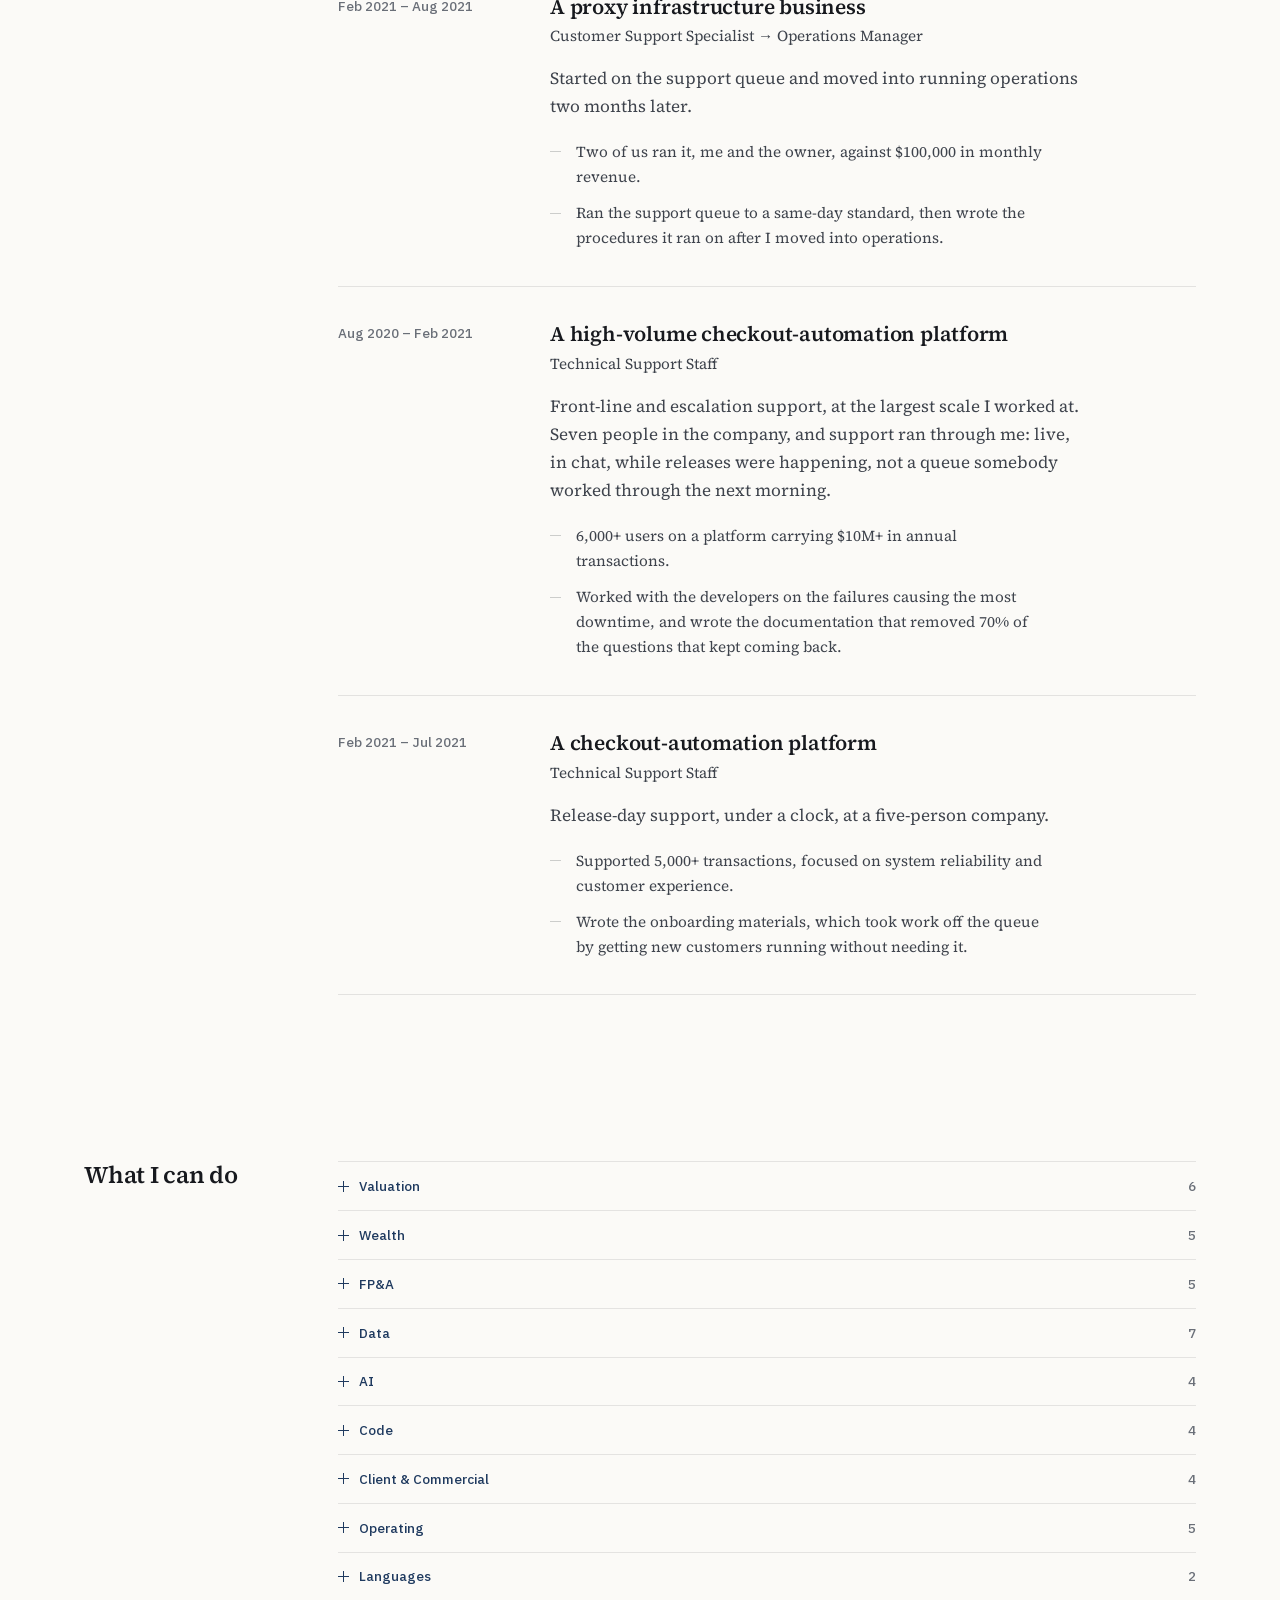
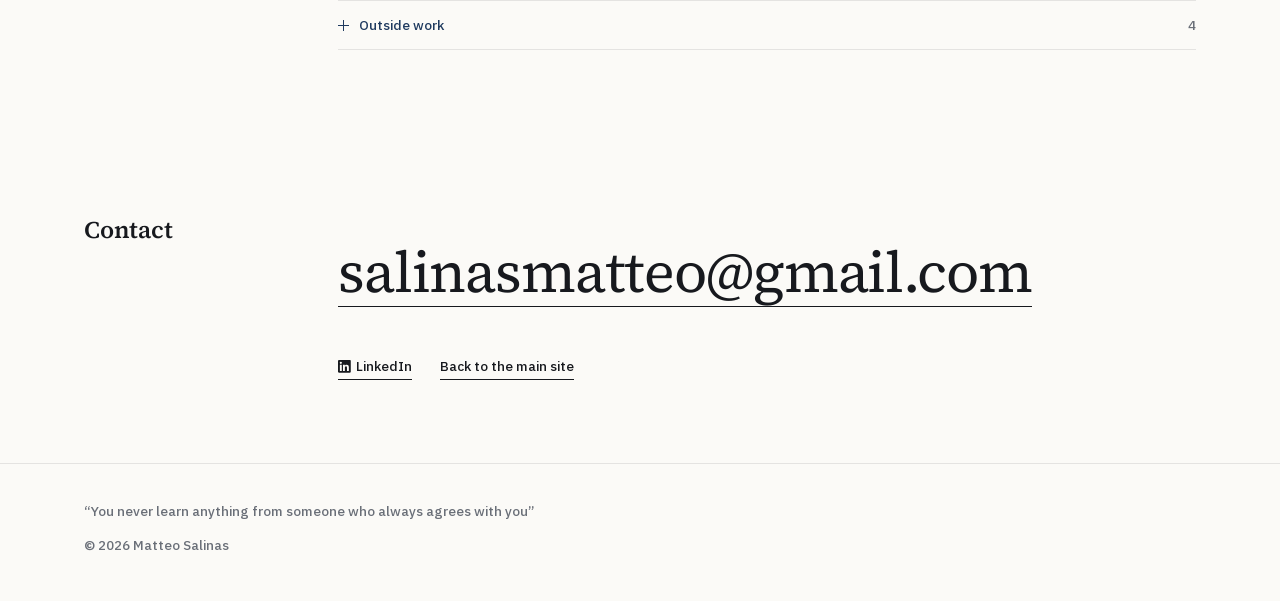
<file: about.html>
<!doctype html>
<html lang="en">
<head>
  <meta charset="UTF-8" />
  <meta name="viewport" content="width=device-width, initial-scale=1" />
  <title>How I got here · Matteo Salinas</title>
  <meta name="description" content="Where Matteo Salinas came from: reselling sneakers at fourteen, running a subscription business through high school, and the route into finance." />
  <link rel="canonical" href="https://matteo0001.com/about.html" />

  <meta property="og:type" content="profile" />
  <meta property="og:title" content="How I got here · Matteo Salinas" />
  <meta property="og:description" content="Reselling at fourteen, a subscription business through high school, and the route into finance." />
  <meta property="og:url" content="https://matteo0001.com/about.html" />
  <meta property="og:image" content="https://matteo0001.com/assets/og.png" />
  <meta property="og:image:width" content="1200" />
  <meta property="og:image:height" content="630" />
  <meta property="og:image:alt" content="Matteo Salinas. Economics, UGA Terry." />
  <meta name="twitter:card" content="summary_large_image" />
  <meta name="twitter:image" content="https://matteo0001.com/assets/og.png" />
  <meta name="theme-color" content="#fbfaf7" />

  <link rel="icon" href="assets/favicon.svg" type="image/svg+xml" />
  <link rel="apple-touch-icon" href="assets/apple-touch-icon.png" />


  <!-- Self-hosted; see the @font-face block at the top of css/main.css. -->
  <link rel="preload" href="assets/fonts/SourceSerif4-600.woff2" as="font" type="font/woff2" crossorigin />
  <link rel="preload" href="assets/fonts/SourceSerif4-400.woff2" as="font" type="font/woff2" crossorigin />
  <link rel="preload" href="assets/fonts/IBMPlexSans-500.woff2" as="font" type="font/woff2" crossorigin />

  <link rel="stylesheet" href="css/main.css" />
  <script>
    // Progressive enhancement, arranged so that failure is safe.
    //
    // The reveal animations are scoped under html.js in the stylesheet. This
    // adds that class, so a browser with no JavaScript never hides anything.
    // Then it arms a watchdog: if the module script has not reported in, the
    // class comes off and every animated element falls back to its visible
    // resting state. That covers the case <noscript> cannot — scripts on,
    // module dead (a CSP, a blocked import, a proxy that rewrites
    // type="module"), which would otherwise leave the whole record on the
    // page at opacity 0.
    (function () {
      var el = document.documentElement;
      el.className += " js";
      var give = function () { el.className = el.className.replace(/\bjs\b/, ""); };
      var timer = setTimeout(give, 2000);
      // Only a failed module script means the renderer is not coming. An
      // earlier version reacted to any script error, which meant a content
      // blocker eating the analytics script — the common case, and one this
      // site expects — switched off every animation on the page.
      window.addEventListener("error", function (e) {
        var t = e.target;
        if (t && t.tagName === "SCRIPT" && t.type === "module") { clearTimeout(timer); give(); }
      }, true);
      window.__revealReady = function () { clearTimeout(timer); };
    })();
  </script>
  <noscript><style>.reveal,.row>*,.list-item>*{opacity:1!important;transform:none!important}.mask>span{transform:none!important}.row::before,.list-item::before{transform:scaleX(1)!important}</style></noscript>
</head>
<body>
  <div class="scroll-progress" aria-hidden="true"><span></span></div>
  <a class="skip-link" href="#main">Skip to content</a>

  <header class="topbar">
    <div class="shell">
      <a class="mark" href="index.html">Matteo Salinas</a>

      <nav class="topnav" aria-label="Primary">
        <ul>
          <li><a href="index.html#experience">Experience</a></li>
          <li><a href="index.html#work">Work</a></li>
          <li><a href="index.html#contact">Contact</a></li>
        </ul>
      </nav>

      <a class="back meta" href="index.html"><span aria-hidden="true">&larr;</span> Back</a>
    </div>
  </header>

  <main id="main">
    <section class="hero hero-sub shell">
      <div class="hero-inner">
        <h1 class="display display-sub">
          <span class="mask"><span>How I</span></span>
          <span class="mask"><span>got here.</span></span>
        </h1>

        <p class="hero-lede reveal" id="about-lede">It started because I wanted to buy something in a game and my dad said no. So I had to figure out how to make my own money.
        </p>
      </div>
    </section>

    <section class="narrative" id="story" tabindex="-1">
      <div class="shell narrative-grid">
        <nav class="chapter-nav" aria-label="Chapters">
          <span class="spine" aria-hidden="true"><span class="spine-fill"></span></span>
          <ol id="chapter-nav"><li><a class="chapter-link meta" href="#ch-01" data-chapter="ch-01">
      <span class="dot" aria-hidden="true"></span><span>Fourteen</span>
    </a></li><li><a class="chapter-link meta" href="#ch-02" data-chapter="ch-02">
      <span class="dot" aria-hidden="true"></span><span>Sneaker Twitter</span>
    </a></li><li><a class="chapter-link meta" href="#ch-03" data-chapter="ch-03">
      <span class="dot" aria-hidden="true"></span><span>What it taught me</span>
    </a></li><li><a class="chapter-link meta" href="#ch-04" data-chapter="ch-04">
      <span class="dot" aria-hidden="true"></span><span>Then code</span>
    </a></li><li><a class="chapter-link meta" href="#ch-05" data-chapter="ch-05">
      <span class="dot" aria-hidden="true"></span><span>Kentucky</span>
    </a></li><li><a class="chapter-link meta" href="#ch-06" data-chapter="ch-06">
      <span class="dot" aria-hidden="true"></span><span>Finance</span>
    </a></li><li><a class="chapter-link meta" href="#ch-07" data-chapter="ch-07">
      <span class="dot" aria-hidden="true"></span><span>Now</span>
    </a></li>
        </ol>
        </nav>
        <div id="chapters">
      <article class="chapter" id="ch-01">
        <h2 class="chapter-head">
          <span class="chapter-title">Fourteen</span>
        </h2>
        <div class="chapter-body reveal">
          <p>I started buying and selling sneakers when I was fourteen. It reads like a hobby. The actual work was pricing, inventory, and working out which counterparty would actually pay, with my own money, before I could drive.</p>
        </div>
      </article>
      <article class="chapter" id="ch-02">
        <h2 class="chapter-head">
          <span class="chapter-title">Sneaker Twitter</span>
        </h2>
        <div class="chapter-body reveal">
          <p>What I'd walked into was a market most people have never heard of: a few thousand serious participants worldwide, nearly all teenagers, building the infrastructure behind limited-release retail. Restock monitors, proxy networks, data services, paid information groups. All of it existed to save a customer a few hundred milliseconds at checkout, and customers paid a lot for that.</p><p>It had real price discovery. Software licenses traded on a secondary market at multiples of retail, and an exchange got built to clear those trades with escrow. Venture-backed founders and early employees at hypergrowth companies came out of the same Discords.</p><p>I ended up building inside it rather than buying from it: a subscription service I co-founded, and support and operations roles at three of the businesses other people ran.</p>
        </div>
      </article>
      <article class="chapter" id="ch-03">
        <h2 class="chapter-head">
          <span class="chapter-title">What it taught me</span>
        </h2>
        <div class="chapter-body reveal">
          <p>That market repriced you in public every weekend. If your product underperformed on one release, members cancelled that night, not next quarter. I learned retention and incident response at an age when most of my friends had part-time jobs.</p><p>I also learned how to talk to people who outranked me. At fifteen I was working alongside adults who didn't care how old I was as long as I was useful. That's still the most valuable thing I took from it.</p><p>All of it ran alongside club and high school soccer: practice, a release at 10am on a Saturday, and a support queue that cared about neither.</p>
        </div>
      </article>
      <article class="chapter" id="ch-04">
        <h2 class="chapter-head">
          <span class="chapter-title">Then code</span>
        </h2>
        <div class="chapter-body reveal">
          <p>Running services like those means eventually building them yourself. I taught myself HTML and CSS, then Python, Go, and Java, enough to ship and maintain the things subscribers were paying for. Some of my closest friendships came out of that stretch, with people I've still never met in person.</p>
        </div>
      </article>
      <article class="chapter" id="ch-05">
        <h2 class="chapter-head">
          <span class="chapter-title">Kentucky</span>
        </h2>
        <div class="chapter-body reveal">
          <p>I went to the University of Kentucky in August 2023 for biomedical technology, aiming at medicine. It didn't last. What kept pulling at me was the market side. I was running a ticket resale business on the side, and it held my attention in a way the pre-med track never did.</p>
        </div>
      </article>
      <article class="chapter" id="ch-06">
        <h2 class="chapter-head">
          <span class="chapter-title">Finance</span>
        </h2>
        <div class="chapter-body reveal">
          <p>So I switched to finance, and after three years at Kentucky I transferred to the University of Georgia in the fall of 2026, into the Terry College of Business, where I'm studying economics. FP&A in Singapore and equity research in Lexington while I was still at Kentucky, then private banking in Atlanta over the summer in between. The research side came naturally, because it used the same instinct as the sneaker work: understand what drives value, work out what other people are missing, and make a decision without complete information. Next is Enterprise Credit at Bank of America, in summer 2027.</p><p>What I'm actually interested in is markets, geopolitics, and how capital moves around the world. You can't really follow one without ending up in the other two.</p>
        </div>
      </article>
      <article class="chapter" id="ch-07">
        <h2 class="chapter-head">
          <span class="chapter-title">Now</span>
        </h2>
        <div class="chapter-body reveal">
          <p>I'm comfortable on the technical side, and I'll build the model or write the measure or automate the report if that's what the job needs. I'm also comfortable with people, which comes from selling things and dealing with customers since I was fourteen rather than from anything I studied.</p><p>What I'd like is work where those two aren't separate jobs. Somewhere I can do the analysis and then be in the room when it gets discussed.</p>
        </div>
      </article>
        </div>
      </div>
    </section>

    <section class="band" id="operating" tabindex="-1">
      <div class="shell band-grid">
        <div class="rail meta">
          <h2 class="rail-label"><span>The operating&nbsp;years</span></h2>
        </div>
        <div class="band-body">
          <p class="operating-intro reveal">Four businesses between 2019 and 2022, alongside high school and club soccer. One I co-founded; I worked at the other three. The figures below belong to different companies, so each says which.</p>
          <dl id="stats" class="stats">
      <div class="stat">
        <dt class="stat-value" data-value="400" data-prefix="" data-suffix="+">400+</dt>
        <dd class="stat-label meta">Sensei subscribers at peak</dd>
      </div>
      <div class="stat">
        <dt class="stat-value" data-value="95" data-prefix="" data-suffix="%">95%</dt>
        <dd class="stat-label meta">Sensei retention rate</dd>
      </div>
      <div class="stat">
        <dt class="stat-value" data-value="100" data-prefix="$" data-suffix="K">$100K</dt>
        <dd class="stat-label meta">Monthly revenue, proxy business</dd>
      </div>
      <div class="stat">
        <dt class="stat-value" data-value="15" data-prefix="" data-suffix="">15</dt>
        <dd class="stat-label meta">Sensei team managed</dd>
      </div>
      <div class="stat">
        <dt class="stat-value" data-value="6000" data-prefix="" data-suffix="+">6,000+</dt>
        <dd class="stat-label meta">Users on the largest platform</dd>
      </div>
      <div class="stat">
        <dt class="stat-value" data-value="70" data-prefix="" data-suffix="%">70%</dt>
        <dd class="stat-label meta">Recurring questions removed, largest platform</dd>
      </div>
        </dl>
          <div id="operating-list" class="rows">
      <article class="row">
        <p class="row-when meta">Dec 2019 – Feb 2022</p>
        <div class="row-body">
          <h3 class="row-title">Sensei Notify Inc.</h3>
          <p class="row-sub">Co-Founder & Strategy Director</p>
          <p class="row-summary">A subscription research platform built from nothing: market analysis, alerts and trend forecasting for the release market described above.</p>
          <ul class="row-notes"><li>400+ active subscribers on recurring billing, at a 95% retention rate.</li><li>Managed a team of 15, spread across time zones, most of whom I never met in person.</li><li>Owned customer acquisition, financial management and community end to end.</li></ul>
        </div>
      </article>
      <article class="row">
        <p class="row-when meta">Feb 2021 – Aug 2021</p>
        <div class="row-body">
          <h3 class="row-title">A proxy infrastructure business</h3>
          <p class="row-sub">Customer Support Specialist → Operations Manager</p>
          <p class="row-summary">Started on the support queue and moved into running operations two months later.</p>
          <ul class="row-notes"><li>Two of us ran it, me and the owner, against $100,000 in monthly revenue.</li><li>Ran the support queue to a same-day standard, then wrote the procedures it ran on after I moved into operations.</li></ul>
        </div>
      </article>
      <article class="row">
        <p class="row-when meta">Aug 2020 – Feb 2021</p>
        <div class="row-body">
          <h3 class="row-title">A high-volume checkout-automation platform</h3>
          <p class="row-sub">Technical Support Staff</p>
          <p class="row-summary">Front-line and escalation support, at the largest scale I worked at. Seven people in the company, and support ran through me: live, in chat, while releases were happening, not a queue somebody worked through the next morning.</p>
          <ul class="row-notes"><li>6,000+ users on a platform carrying $10M+ in annual transactions.</li><li>Worked with the developers on the failures causing the most downtime, and wrote the documentation that removed 70% of the questions that kept coming back.</li></ul>
        </div>
      </article>
      <article class="row">
        <p class="row-when meta">Feb 2021 – Jul 2021</p>
        <div class="row-body">
          <h3 class="row-title">A checkout-automation platform</h3>
          <p class="row-sub">Technical Support Staff</p>
          <p class="row-summary">Release-day support, under a clock, at a five-person company.</p>
          <ul class="row-notes"><li>Supported 5,000+ transactions, focused on system reliability and customer experience.</li><li>Wrote the onboarding materials, which took work off the queue by getting new customers running without needing it.</li></ul>
        </div>
      </article>
        </div>
        </div>
      </div>
    </section>

    <section class="band" id="capabilities" tabindex="-1">
      <div class="shell band-grid">
        <div class="rail meta">
          <h2 class="rail-label"><span>What I can do</span></h2>
        </div>
        <div class="band-body">
          <div id="capability-list" class="caps">
      <details class="cap-group reveal">
        <summary class="meta">
          <span class="plus" aria-hidden="true"></span>Valuation
          <span class="cap-count">6</span>
        </summary>
        <p class="cap-items">DCF · Comparable companies · Precedent transactions · Scenario modeling · WACC · Football-field valuation</p>
      </details>
      <details class="cap-group reveal">
        <summary class="meta">
          <span class="plus" aria-hidden="true"></span>Wealth
          <span class="cap-count">5</span>
        </summary>
        <p class="cap-items">Private wealth management · Portfolio analysis · Tax-efficient strategies · Estate planning concepts · Net worth statements</p>
      </details>
      <details class="cap-group reveal">
        <summary class="meta">
          <span class="plus" aria-hidden="true"></span>FP&A
          <span class="cap-count">5</span>
        </summary>
        <p class="cap-items">Monthly forecasting · Variance analysis · Management reporting · Sales & margin analysis · GL reconciliation</p>
      </details>
      <details class="cap-group reveal">
        <summary class="meta">
          <span class="plus" aria-hidden="true"></span>Data
          <span class="cap-count">7</span>
        </summary>
        <p class="cap-items">Excel (financial modeling, scenario analysis, PivotTables, advanced lookups) · Power BI · DAX · Power Query · SQL · Bloomberg Terminal · Salesforce & CRM</p>
      </details>
      <details class="cap-group reveal">
        <summary class="meta">
          <span class="plus" aria-hidden="true"></span>AI
          <span class="cap-count">4</span>
        </summary>
        <p class="cap-items">AI workflow development · Anthropic Claude API integration · Prompt design · Research automation</p>
      </details>
      <details class="cap-group reveal">
        <summary class="meta">
          <span class="plus" aria-hidden="true"></span>Code
          <span class="cap-count">4</span>
        </summary>
        <p class="cap-items">Python · Go · Java · HTML & CSS</p>
      </details>
      <details class="cap-group reveal">
        <summary class="meta">
          <span class="plus" aria-hidden="true"></span>Client & Commercial
          <span class="cap-count">4</span>
        </summary>
        <p class="cap-items">Client relationship management · Business development · Prospect research · Negotiation</p>
      </details>
      <details class="cap-group reveal">
        <summary class="meta">
          <span class="plus" aria-hidden="true"></span>Operating
          <span class="cap-count">5</span>
        </summary>
        <p class="cap-items">Subscription retention · Support operations · Incident response · Distributed teams · Technical documentation</p>
      </details>
      <details class="cap-group reveal">
        <summary class="meta">
          <span class="plus" aria-hidden="true"></span>Languages
          <span class="cap-count">2</span>
        </summary>
        <p class="cap-items">English · Spanish</p>
      </details>
      <details class="cap-group reveal">
        <summary class="meta">
          <span class="plus" aria-hidden="true"></span>Outside work
          <span class="cap-count">4</span>
        </summary>
        <p class="cap-items">Soccer · Golf · Geopolitics · History</p>
      </details>
        </div>
        </div>
      </div>
    </section>

    <section class="band" tabindex="-1">
      <div class="shell band-grid">
        <div class="rail meta">
          <h2 class="rail-label"><span>Contact</span></h2>
        </div>
        <div class="band-body">
          <a class="contact-mail wipe reveal" href="mailto:salinasmatteo@gmail.com">salinasmatteo@gmail.com</a>
          <ul class="contact-aside reveal meta">
            <li>
              <a class="wipe" href="https://www.linkedin.com/in/matteosalinas1/" target="_blank" rel="noopener">
                <svg class="glyph" viewBox="0 0 24 24" fill="currentColor" aria-hidden="true"><path d="M20.45 20.45h-3.56v-5.57c0-1.33-.02-3.04-1.85-3.04-1.85 0-2.13 1.45-2.13 2.94v5.67H9.35V9h3.41v1.56h.05c.48-.9 1.63-1.85 3.36-1.85 3.6 0 4.27 2.37 4.27 5.45v6.29zM5.34 7.43a2.06 2.06 0 1 1 0-4.13 2.06 2.06 0 0 1 0 4.13zM7.12 20.45H3.55V9h3.57v11.45zM22.22 0H1.77C.79 0 0 .77 0 1.72v20.56C0 23.23.79 24 1.77 24h20.45c.98 0 1.78-.77 1.78-1.72V1.72C24 .77 23.2 0 22.22 0z"/></svg>
                LinkedIn
              </a>
            </li>
            <li><a class="wipe" href="index.html">Back to the main site</a></li>
          </ul>
        </div>
      </div>
    </section>
  </main>

  <footer class="site-foot">
    <div class="shell meta">
      <p class="foot-quote">&ldquo;You never learn anything from someone who always agrees with you&rdquo;</p>
      <span>&copy; <span data-current-year>2026</span> Matteo Salinas</span>
    </div>
  </footer>

  <script type="module" src="js/render-about.js"></script>
</body>
</html>
</file>
<file: css/main.css>
/* Self-hosted, latin subset only.
   
   These used to come from fonts.googleapis.com, which cost two DNS lookups
   and two TLS handshakes to a third party before a single glyph could paint,
   sent every visitor's IP to Google on a site that otherwise tracks nobody,
   and — the reason that actually forced this — silently fell back to Georgia
   and the system sans on any network that blocks Google Fonts. Corporate
   networks do block it. This container blocks it. A site whose typography is
   most of its argument should not lose that typography to a proxy rule.

   font-display: swap so text is readable immediately and reflows once. */
@font-face {
  font-family: "Source Serif 4";
  src: url("../assets/fonts/SourceSerif4-400.woff2") format("woff2");
  font-weight: 400;
  font-style: normal;
  font-display: swap;
}

@font-face {
  font-family: "Source Serif 4";
  src: url("../assets/fonts/SourceSerif4-600.woff2") format("woff2");
  font-weight: 600;
  font-style: normal;
  font-display: swap;
}

@font-face {
  font-family: "IBM Plex Sans";
  src: url("../assets/fonts/IBMPlexSans-400.woff2") format("woff2");
  font-weight: 400;
  font-style: normal;
  font-display: swap;
}

@font-face {
  font-family: "IBM Plex Sans";
  src: url("../assets/fonts/IBMPlexSans-500.woff2") format("woff2");
  font-weight: 500;
  font-style: normal;
  font-display: swap;
}

/* ==========================================================================
   Tokens
   ========================================================================== */

/* Set like a research note: dark ink on warm white, one serif for reading
   and headings, and a plain sans for the small labels around them. The
   accent is a dark navy used for links and the few things that lead. */
:root {
  --bg: #fbfaf7;
  --bg-2: #f3f1eb;

  --ink: #17191e;
  --ink-dim: #3e434c;
  --muted: #6a6f78;

  --accent: #1f3a5f;
  --accent-soft: rgba(31, 58, 95, 0.14);

  --line: rgba(23, 25, 30, 0.1);
  --line-strong: rgba(23, 25, 30, 0.2);

  --serif: "Source Serif 4", Georgia, "Times New Roman", serif;
  --sans: "IBM Plex Sans", -apple-system, BlinkMacSystemFont, "Segoe UI", sans-serif;

  --shell: 1240px;
  --gutter: clamp(1.35rem, 5vw, 4.5rem);
  --rail: 190px;

  --ease: cubic-bezier(0.16, 1, 0.3, 1);
  --slow: 1000ms;
  --mid: 620ms;
  --fast: 280ms;
}

*,
*::before,
*::after {
  box-sizing: border-box;
}

/* The site carried no images at all until the portrait, so it never needed
   this — and without `height: auto` the width/height attributes act as
   presentational hints that beat aspect-ratio, which rendered the portrait
   at its literal pixel height. Keep the attributes: they reserve the right
   space before the file loads, so the section does not jump. */
img {
  max-width: 100%;
  height: auto;
}

html {
  scroll-behavior: smooth;
  /* Clears the fixed 74px header, which was otherwise covering the top of
     whatever an in-page anchor jumped to. */
  scroll-padding-top: 110px;
  -webkit-text-size-adjust: 100%;
}

body {
  margin: 0;
  background: var(--bg);
  color: var(--ink);
  font-family: var(--serif);
  font-size: 1.0625rem;
  line-height: 1.65;
  font-weight: 400;
  text-rendering: optimizeLegibility;
  overflow-x: hidden;
}

h1, h2, h3, h4 {
  margin: 0;
  font-weight: 600;
  line-height: 1.15;
  letter-spacing: -0.01em;
}

p { margin: 0; }

ul, ol { margin: 0; padding: 0; list-style: none; }

a { color: inherit; text-decoration: none; }

button {
  font: inherit;
  color: inherit;
  background: none;
  border: none;
  cursor: pointer;
}

::selection {
  background: var(--accent-soft);
  color: var(--ink);
}

:focus-visible {
  outline: 1px solid var(--accent);
  outline-offset: 4px;
}

.skip-link {
  position: fixed;
  left: 1rem;
  top: -4rem;
  z-index: 100;
  background: var(--ink);
  color: var(--bg);
  padding: 0.6rem 1rem;
  font-family: var(--sans);
  font-size: 0.75rem;
  transition: top var(--fast) var(--ease);
}

.skip-link:focus { top: 1rem; }

/* ==========================================================================
   Type utilities
   ========================================================================== */

/* Small metadata: dates, tags, labels, link rows. Plain sentence case in
   the sans, so it reads as a caption rather than as decoration. */
.meta {
  font-family: var(--sans);
  font-size: 0.84rem;
  font-weight: 500;
  font-variant-numeric: tabular-nums;
}

.serif { font-family: var(--serif); }

.dim { color: var(--ink-dim); }
.faint { color: var(--muted); }

/* ==========================================================================
   Shell
   ========================================================================== */

.shell {
  max-width: var(--shell);
  margin-inline: auto;
  padding-inline: var(--gutter);
}

/* ==========================================================================
   Top bar
   ========================================================================== */

.topbar {
  position: fixed;
  inset: 0 0 auto 0;
  z-index: 40;
  transition: background var(--mid) ease, border-color var(--mid) ease;
  border-bottom: 1px solid transparent;
}

.topbar.is-stuck {
  background: rgba(251, 250, 247, 0.92);
  backdrop-filter: blur(14px) saturate(140%);
  -webkit-backdrop-filter: blur(14px) saturate(140%);
  border-bottom-color: var(--line);
}

.topbar .shell {
  height: 74px;
  display: flex;
  align-items: center;
  justify-content: space-between;
  gap: 1rem;
}

.mark {
  font-family: var(--sans);
  font-size: 0.98rem;
  font-weight: 500;
  color: var(--ink);
}

.topnav { display: none; }

.topnav ul {
  display: flex;
  gap: clamp(1.1rem, 2.4vw, 2.1rem);
}

.topnav a {
  position: relative;
  display: block;
  padding: 0.4rem 0;
  font-family: var(--sans);
  font-size: 0.9rem;
  color: var(--muted);
  transition: color var(--fast) ease;
}

.topnav a::after {
  content: "";
  position: absolute;
  left: 0;
  bottom: 0;
  width: 100%;
  height: 1px;
  background: var(--accent);
  transform: scaleX(0);
  transform-origin: 100% 50%;
  transition: transform var(--mid) var(--ease);
}

.topnav a:hover,
.topnav a.is-active { color: var(--ink); }

.topnav a:hover::after,
.topnav a.is-active::after {
  transform: scaleX(1);
  transform-origin: 0 50%;
}

.menu-toggle {
  position: relative;
  width: 44px;
  height: 44px;
  /* The bars are positioned from the top-left, so widening the button moves
     them; this keeps the glyph centred at the new size. */
  margin-right: -5px;
}

/* Both bars share one centre point so they cross into an X when open. */
.menu-toggle span {
  position: absolute;
  left: 12px;
  top: 17px;
  width: 20px;
  height: 1px;
  background: var(--ink);
  transition: transform var(--mid) var(--ease);
}

.menu-toggle span:first-child { transform: translateY(-4px); }
.menu-toggle span:last-child { transform: translateY(4px); }

.menu-toggle[aria-expanded="true"] span:first-child { transform: rotate(45deg); }
.menu-toggle[aria-expanded="true"] span:last-child { transform: rotate(-45deg); }

.drawer {
  position: fixed;
  inset: 74px 0 auto 0;
  z-index: 39;
  background: var(--bg-2);
  border-bottom: 1px solid var(--line);
  clip-path: inset(0 0 100% 0);
  /* A landscape phone is about 360px tall; seven links plus padding do not
     fit, and without this the last ones are simply unreachable. */
  max-height: calc(100dvh - 74px);
  overflow-y: auto;
  overscroll-behavior: contain;
  visibility: hidden;
  transition: clip-path var(--mid) var(--ease), visibility 0s linear var(--mid);
}

.drawer.is-open {
  clip-path: inset(0 0 0 0);
  visibility: visible;
  transition: clip-path var(--mid) var(--ease), visibility 0s;
}

/* No JavaScript, no way to open the drawer — and the top nav is hidden at
   this width, so the page had no navigation at all. Show it as a plain list
   instead of a panel. */
html:not(.js) .drawer {
  position: static;
  clip-path: none;
  visibility: visible;
  max-height: none;
  inset: auto;
}

html:not(.js) .menu-toggle { display: none; }

.drawer ul { padding: 0.5rem var(--gutter) 1.5rem; }

.drawer a {
  display: flex;
  align-items: baseline;
  gap: 1rem;
  padding: 0.85rem 0;
  border-bottom: 1px solid var(--line);
  font-size: 1.05rem;
}

.drawer a span {
  font-family: var(--sans);
  color: var(--muted);
}

@media (min-width: 880px) {
  .topnav { display: block; }
  .menu-toggle { display: none; }
  .drawer { display: none; }
}

/* ==========================================================================
   Hero
   ========================================================================== */

.hero {
  min-height: 100svh;
  display: flex;
  flex-direction: column;
  /* Centred rather than bottom-anchored: on a tall display, anchoring to the
     bottom left a dead half-screen above the name. */
  justify-content: center;
  padding-block: 6rem clamp(3rem, 8vw, 5rem);
  position: relative;
}

.display {
  font-family: var(--serif);
  font-size: clamp(2.8rem, 7.5vw, 5rem);
  line-height: 1;
  letter-spacing: -0.02em;
}

.mask {
  display: block;
  overflow: hidden;
  /* Room for descenders: line-height is 1, so glyph tails fall outside the
     line box and would otherwise be clipped by overflow:hidden. */
  padding-bottom: 0.2em;
}

.js .mask > span {
  display: block;
  /* Must exceed (lineHeight + padding) / lineHeight = 120%, or the text
     peeks into the padding while it's supposed to be hidden. */
  transform: translateY(128%);
  transition: transform var(--slow) var(--ease);
  transition-delay: var(--reveal-delay, 0ms);
}

.mask > span { display: block; }

.js .is-visible .mask > span,
.js .mask.is-visible > span { transform: none; }

.hero-lede {
  margin-top: clamp(1.1rem, 2.5vw, 1.6rem);
  max-width: 46ch;
  font-size: clamp(1.15rem, 1.8vw, 1.35rem);
  line-height: 1.5;
  color: var(--ink-dim);
}

.hero-links {
  margin-top: clamp(2rem, 4vw, 2.75rem);
  display: flex;
  flex-wrap: wrap;
  gap: 1.75rem;
}

/* Underline wipes out to the right, then back in from the left. */
.wipe {
  position: relative;
  display: inline-block;
  padding-bottom: 3px;
  color: var(--ink);
}

.wipe::after {
  content: "";
  position: absolute;
  left: 0;
  bottom: 0;
  width: 100%;
  height: 1px;
  background: currentColor;
  transform-origin: 0 50%;
  transition: transform var(--mid) var(--ease);
}

.wipe:hover { color: var(--accent); }

.wipe:hover::after {
  animation: wipe var(--mid) var(--ease);
}

@keyframes wipe {
  0%   { transform: scaleX(1); transform-origin: 100% 50%; }
  49%  { transform: scaleX(0); transform-origin: 100% 50%; }
  51%  { transform: scaleX(0); transform-origin: 0 50%; }
  100% { transform: scaleX(1); transform-origin: 0 50%; }
}

.hero-scroll {
  position: absolute;
  right: var(--gutter);
  bottom: clamp(3rem, 8vw, 5.5rem);
  display: none;
  align-items: center;
  gap: 0.75rem;
  color: var(--muted);
}

.hero-scroll .track {
  width: 1px;
  height: 54px;
  background: var(--line);
  position: relative;
  overflow: hidden;
}

.hero-scroll .track::after {
  content: "";
  position: absolute;
  inset: 0 0 auto 0;
  height: 18px;
  background: var(--accent);
  animation: track 2.6s var(--ease) infinite;
}

@keyframes track {
  0%   { transform: translateY(-100%); }
  60%  { transform: translateY(300%); }
  100% { transform: translateY(300%); }
}

@media (min-width: 880px) {
  .hero-scroll { display: flex; }
}

@media (max-width: 879px) {
  .hero { padding-block: 6rem 4rem; }
}

/* ==========================================================================
   Bands (section = sticky rail + body)
   ========================================================================== */

.band { padding-block: clamp(3.25rem, 6.5vw, 5.75rem); }

.band-grid {
  display: grid;
  gap: clamp(2rem, 5vw, 4.5rem);
}

.rail { color: var(--muted); }

/* The section's <h2>. It was a 15px grey label, smaller than every item
   title inside the section, which inverted the hierarchy: a reader scanning
   the page could not see where one section ended and the next began. It is
   now a real headline. On a phone it sits above the content at full width,
   so it gets more size; on a desktop it sits in the 190px sticky rail,
   where "Certifications" is the longest word it has to fit. */
.rail-label {
  font-family: var(--serif);
  font-size: 1.75rem;
  font-weight: 600;
  line-height: 1.15;
  letter-spacing: -0.01em;
  color: var(--ink);
  text-wrap: balance;
}

@media (min-width: 880px) {
  .band-grid {
    grid-template-columns: var(--rail) 1fr;
  }
  .rail {
    position: sticky;
    top: 130px;
    align-self: start;
  }
  .rail-label { font-size: 1.5rem; }
}

/* ==========================================================================
   About
   ========================================================================== */

/* The About rail holds a label and then a column of empty space. The
   portrait fills it without touching the reading column, so the measure
   and rhythm of the page are unchanged.

   A colour studio photograph would be the only full-colour object on the
   site and would pull every eye on the page. Desaturated, it sits with the
   ink and paper already here; it lifts to full colour on hover, so the real
   photograph is one gesture away. */
.portrait {
  display: block;
  width: 100%;
  max-width: 190px;
  margin-top: 1.6rem;
  aspect-ratio: 3 / 4;
  object-fit: cover;
  object-position: 50% 8%;
  filter: grayscale(1) contrast(1.02);
  transition: filter var(--mid) ease;
}

.portrait:hover { filter: none; }

@media (max-width: 879px) {
  /* The rail stacks above the text on narrow screens, so a full-width
     portrait would push the section's first sentence off the fold. */
  .portrait { max-width: 118px; margin-top: 1.2rem; }
}

.about-lede {
  font-family: var(--serif);
  font-size: clamp(1.35rem, 2.6vw, 1.9rem);
  line-height: 1.22;
  letter-spacing: -0.015em;
  max-width: 22ch;
}

.about-body {
  margin-top: clamp(2rem, 4vw, 2.75rem);
  display: grid;
  gap: 1.35rem;
  max-width: 58ch;
  color: var(--ink-dim);
}

/* No max-width: every hairline on the page aligns to the same right edge. */
.about-facts {
  margin-top: clamp(2.25rem, 5vw, 3.25rem);
  display: grid;
  gap: 0;
}

.fact {
  display: flex;
  flex-wrap: wrap;
  gap: 0.4rem 1.5rem;
  justify-content: space-between;
  padding: 0.85rem 0;
  border-top: 1px solid var(--line);
  color: var(--muted);
}

.fact:last-child { border-bottom: 1px solid var(--line); }

.fact dd { margin: 0; color: var(--ink-dim); }


/* ==========================================================================
   Rows — experience, leadership, certifications
   ========================================================================== */

.rows { display: grid; }

.row {
  position: relative;
  display: grid;
  gap: 0.6rem 2.5rem;
  padding: clamp(1.6rem, 3vw, 2.25rem) 0;
  transition: background var(--mid) ease;
}

.row::before {
  content: "";
  position: absolute;
  top: 0;
  left: 0;
  right: 0;
  height: 1px;
  background: var(--line);
  transform: scaleX(0);
  transform-origin: 0 50%;
  transition: transform var(--slow) var(--ease);
}

.row.is-visible::before { transform: scaleX(1); }

.rows .row:last-child::after {
  content: "";
  position: absolute;
  bottom: 0;
  left: 0;
  right: 0;
  height: 1px;
  background: var(--line);
}

.row-when { color: var(--muted); }

.row-title {
  font-size: clamp(1.1rem, 2vw, 1.3rem);
  font-weight: 600;
  letter-spacing: -0.01em;
  /* The employer's name. Only steps in to stop one word sitting alone on
     the last line; balance moved good breaks to worse places on phones. */
  text-wrap: pretty;
}

.row-sub {
  margin-top: 0.3rem;
  color: var(--ink-dim);
  font-size: 0.95rem;
}

.row-sub .at { color: var(--muted); }

.row-notes {
  margin-top: 1.15rem;
  display: grid;
  gap: 0.7rem;
  max-width: 62ch;
  color: var(--ink-dim);
  font-size: 0.95rem;
}

.row-notes li {
  position: relative;
  padding-left: 1.6rem;
}

.row-notes li::before {
  content: "";
  position: absolute;
  left: 0;
  top: 0.82em;
  width: 11px;
  height: 1px;
  background: var(--line-strong);
}

@media (min-width: 700px) {
  /* Wide enough that a full "May 2026 — Aug 2026" stays on one line. */
  .row { grid-template-columns: 172px 1fr; }
}

/* ==========================================================================
   Projects
   ========================================================================== */

.projects { display: grid; }

/* Work was the tallest section on the page (2134px) for 203 words, because
   all six entries carried the same display-sized title and padding. The four
   ordinary entries are now compact; the two featured ones keep their weight
   below, which sharpens the distinction rather than flattening it. */
.project {
  position: relative;
  padding: clamp(1.2rem, 2.4vw, 1.7rem) 0;
}

.project--featured { padding: clamp(1.9rem, 3.8vw, 2.7rem) 0; }

.project::before {
  content: "";
  position: absolute;
  top: 0;
  left: 0;
  right: 0;
  height: 1px;
  background: var(--line);
  transform: scaleX(0);
  transform-origin: 0 50%;
  transition: transform var(--slow) var(--ease);
}

.project.is-visible::before { transform: scaleX(1); }

.projects .project:last-child::after {
  content: "";
  position: absolute;
  bottom: 0;
  left: 0;
  right: 0;
  height: 1px;
  background: var(--line);
}

.project-top {
  display: flex;
  flex-wrap: wrap;
  align-items: baseline;
  justify-content: space-between;
  gap: 0.5rem 2rem;
  color: var(--muted);
}

.project h3 {
  margin-top: 0.75rem;
  font-family: var(--serif);
  font-size: clamp(1.15rem, 2vw, 1.45rem);
  line-height: 1.15;
  max-width: 26ch;
  /* The cap breaks a long title right before its last word ("Roth
     Conversion Analysis / Tool"). Balancing evens the lines out instead. */
  text-wrap: balance;
}

.project-note {
  margin-top: 0.9rem;
  max-width: 56ch;
  color: var(--ink-dim);
}

/* The two write-ups with a document attached are the strongest thing in
   this section, and they used to look identical to a dashboard entry. They
   are marked in the one accent the site already uses rather than with a
   card or a border, which the rest of the page does not have: the tag takes
   the accent, the title sits a size larger, and the standing hairline above
   the entry is drawn in accent instead of rule. */
.project--featured .project-tag { color: var(--accent); }

.project--featured h3 {
  margin-top: 0.9rem;
  font-size: clamp(1.5rem, 3vw, 2.1rem);
  max-width: 22ch;
}

.project--featured::before { background: var(--accent-soft); }

.project--featured .project-note { color: var(--ink); }

/* Featured links sit outside the collapsed detail, so they need the space
   the detail block would otherwise have given them. */
.project--featured > .project-link { margin-top: 1.25rem; }

.project details { margin-top: 1.35rem; }

/* One line of hard facts above the fold. The hero is a name and a
   sentence naming the degree; a reader who never scrolls used to leave
   knowing nothing they could act on. Same label register as the links under
   it, so it reads as metadata rather than as a second headline. */
.hero-facts {
  margin: 1.4rem 0 0;
  color: var(--muted);
}

/* What he is recruiting for and when. The most useful line on a recruiting
   site, and Contact used to carry only a location.
   It appears twice on purpose: a recruiter who lands in the hero and one who
   scrolls to the foot both get the answer without hunting for it. */
.contact-status { color: var(--ink-dim); }

/* The hero copy of it. Two label lines of equal weight under the lede read as
   one block of metadata and neither gets looked at, so the status line sits
   tighter to the facts above it and leads in the accent, with the three
   answers themselves dimmed. */
.hero-status {
  margin: 0.55rem 0 0;
  color: var(--accent);
}

/* ==========================================================================
   Interactive DCF
   ========================================================================== */

/* The deck's model, live, inside the detail of the entry that links to the
   deck. It was above the fold of that entry first, which put two sliders and
   an unexplained number in front of every reader before anything had set
   them up — it read as noise. Down here it costs nothing and is found by the
   reader who opened the entry, which is the reader who wants it.

   Hairlines and labels like everything else; the only new object is the
   slider, drawn in the ink and the accent. */
.dcf {
  margin-top: 1.6rem;
  padding-top: 1.35rem;
  border-top: 1px solid var(--line);
  max-width: 34rem;
}

.dcf-kicker { margin: 0 0 0.9rem; }

.dcf-readout {
  display: flex;
  align-items: baseline;
  gap: 0.8rem;
  margin: 0;
}

.dcf-value {
  font-family: var(--serif);
  font-size: clamp(2.1rem, 5vw, 3rem);
  line-height: 1;
  font-variant-numeric: tabular-nums;
}

.dcf-delta { font-size: 0.8rem; }
.dcf-delta.is-up { color: var(--accent); }
.dcf-delta.is-down { color: var(--muted); }

.dcf-against { margin: 0.6rem 0 0; }

.dcf-controls {
  display: grid;
  gap: 1rem;
  margin-top: 1.5rem;
}

.dcf-control { display: grid; gap: 0.5rem; cursor: pointer; }

.dcf-legend {
  display: flex;
  justify-content: space-between;
  gap: 1rem;
  color: var(--muted);
}

.dcf-legend span { color: var(--ink); }

/* One track, drawn by hand so it looks the same in every browser. --fill is
   set from JS because no engine exposes the filled portion to CSS. */
.dcf input[type="range"] {
  -webkit-appearance: none;
  appearance: none;
  width: 100%;
  height: 22px;
  background: transparent;
  cursor: grab;
}

.dcf input[type="range"]:active { cursor: grabbing; }

.dcf input[type="range"]::-webkit-slider-runnable-track {
  height: 1px;
  background: linear-gradient(
    to right,
    var(--accent) 0 var(--fill, 50%),
    var(--line-strong) var(--fill, 50%) 100%
  );
}

.dcf input[type="range"]::-moz-range-track {
  height: 1px;
  background: linear-gradient(
    to right,
    var(--accent) 0 var(--fill, 50%),
    var(--line-strong) var(--fill, 50%) 100%
  );
}

.dcf input[type="range"]::-webkit-slider-thumb {
  -webkit-appearance: none;
  appearance: none;
  width: 13px;
  height: 13px;
  margin-top: -6px;
  border-radius: 50%;
  background: var(--accent);
  transition: transform var(--fast) ease;
}

.dcf input[type="range"]::-moz-range-thumb {
  width: 13px;
  height: 13px;
  border: 0;
  border-radius: 50%;
  background: var(--accent);
}

.dcf input[type="range"]:hover::-webkit-slider-thumb { transform: scale(1.25); }

.dcf input[type="range"]:focus-visible {
  outline: 1px solid var(--accent);
  outline-offset: 4px;
}

/* Engine-specific thumb halo on top of the outline, not instead of it. */
.dcf input[type="range"]:focus-visible::-webkit-slider-thumb {
  box-shadow: 0 0 0 3px var(--accent-soft);
}

.dcf input[type="range"]:focus-visible::-moz-range-thumb {
  box-shadow: 0 0 0 3px var(--accent-soft);
}

.dcf-cases {
  display: flex;
  flex-wrap: wrap;
  gap: 0.5rem;
  margin-top: 1.4rem;
}

.dcf-cases button {
  font: inherit;
  letter-spacing: inherit;
  text-transform: inherit;
  color: var(--muted);
  background: none;
  border: 1px solid var(--line);
  padding: 0.5rem 0.8rem;
  cursor: pointer;
  transition: color var(--fast) ease, border-color var(--fast) ease;
}

.dcf-cases button:hover {
  color: var(--ink);
  border-color: var(--line-strong);
}

.dcf-note {
  margin: 1.3rem 0 0;
  font-size: 0.82rem;
  line-height: 1.55;
  max-width: 46ch;
}

/* One disclosure control, shared by Work, Experience and Capabilities.
   These toggles hide every artifact list on the site, and they used to be
   set exactly like the dates beside them: small grey text. They are drawn
   in the link colour, with an underline on hover, because they are links
   in every sense a reader cares about. */
.project summary,
.row-more summary,
.cap-group summary {
  display: inline-flex;
  align-items: center;
  gap: 0.6rem;
  cursor: pointer;
  list-style: none;
  color: var(--accent);
  text-underline-offset: 3px;
}

.project summary::-webkit-details-marker,
.row-more summary::-webkit-details-marker,
.cap-group summary::-webkit-details-marker { display: none; }

.project summary:hover,
.row-more summary:hover,
.cap-group summary:hover { text-decoration: underline; }

.project summary .plus,
.row-more summary .plus,
.cap-group summary .plus {
  display: inline-block;
  width: 11px;
  height: 11px;
  position: relative;
}

.project summary .plus::before,
.project summary .plus::after,
.row-more summary .plus::before,
.row-more summary .plus::after,
.cap-group summary .plus::before,
.cap-group summary .plus::after {
  content: "";
  position: absolute;
  background: currentColor;
  transition: transform var(--mid) var(--ease);
}

.project summary .plus::before,
.row-more summary .plus::before,
.cap-group summary .plus::before {
  inset: 5px 0 5px 0;
  height: 1px;
}

.project summary .plus::after,
.row-more summary .plus::after {
  inset: 0 5px 0 5px;
  width: 1px;
}

.cap-group summary .plus::after {
  inset: 0 5px 0 5px;
  width: 1px;
}

.project details[open] summary .plus::after,
.row-more[open] summary .plus::after,
.cap-group[open] summary .plus::after { transform: scaleY(0); }

.project-detail {
  margin-top: 1.25rem;
  display: grid;
  gap: 0.7rem;
  max-width: 62ch;
  color: var(--ink-dim);
  font-size: 0.95rem;
}

.project-detail li {
  position: relative;
  padding-left: 1.6rem;
}

.project-detail li::before {
  content: "";
  position: absolute;
  left: 0;
  top: 0.82em;
  width: 11px;
  height: 1px;
  background: var(--line-strong);
}

/* ==========================================================================
   Certifications + leadership lists
   ========================================================================== */

/* Certifications and Involvement were two full-width sections carrying 92
   words between them across 1488px — 18% of the front page's height for 10%
   of its words. They are now one section, side by side, with nothing cut. */
.two-up {
  display: grid;
  gap: clamp(2rem, 4vw, 3.25rem);
}

@media (min-width: 880px) {
  .two-up { grid-template-columns: 1fr 1fr; align-items: start; }
}

/* "Certifications" and "Involvement": sub-headings under the section's
   <h2>, so they read as headings in ink, a step below it in size. */
.col-label {
  font-family: var(--serif);
  font-size: 1.15rem;
  font-weight: 600;
  letter-spacing: 0;
  color: var(--ink);
  margin-bottom: 0.4rem;
}

.list { display: grid; }

/* Two columns, not wrapping flex.
   As flex, the value was shrink-to-fit, so where it landed depended on how
   long it happened to be: beside the name it went right; wrapped to its own
   line it sat at flex-start (left) because space-between has nothing to
   space; wrapped and wider than the row it filled the width and text-align
   finally applied, ragged-left. Three placements, one rule. A grid column
   puts it in the same place every time and lets a long name wrap inside its
   own column instead of pushing the value off the line. */
.list-item {
  position: relative;
  display: grid;
  grid-template-columns: minmax(0, 1fr) auto;
  align-items: baseline;
  gap: 0.35rem 2rem;
  padding: 1.1rem 0;
}

/* A value too long for a column takes the full width underneath instead,
   where it reads left-to-right as a continuation of the name. Set from the
   data in js/templates.js, because CSS cannot measure text. */
.list-item--stacked { grid-template-columns: 1fr; }

.list-item::before {
  content: "";
  position: absolute;
  top: 0;
  left: 0;
  right: 0;
  height: 1px;
  background: var(--line);
  transform: scaleX(0);
  transform-origin: 0 50%;
  transition: transform var(--slow) var(--ease);
}

.list-item.is-visible::before { transform: scaleX(1); }

.list .list-item:last-child::after {
  content: "";
  position: absolute;
  bottom: 0;
  left: 0;
  right: 0;
  height: 1px;
  background: var(--line);
}

.list-item dt,
.list-item .name {
  font-size: 1rem;
  font-weight: 400;
}

.list-item dd,
.list-item .by {
  margin: 0;
  color: var(--muted);
  text-align: right;
}

/* Same specificity as the rule above, so this has to follow it. */
.list-item--stacked .by { text-align: left; }

/* The collapsed tail of the involvement list. It is one label and a run of
   names, so it has to read as a line of prose rather than as a right-aligned
   value: the label shrinks to a rail marker and the names take the width. */
.list-more {
  grid-template-columns: auto minmax(0, 1fr);
}

.list-more .name { color: var(--muted); }

.list-more .by {
  text-align: left;
  color: var(--ink-dim);
  font-size: 0.95rem;
}

/* Narrow screens: let label/value stack cleanly instead of half-wrapping
   whenever a value happens to be long. */
@media (max-width: 620px) {
  .fact {
    flex-direction: column;
    align-items: stretch;
    gap: 0.3rem;
  }

  .list-item,
  .list-more {
    grid-template-columns: 1fr;
    align-items: stretch;
    gap: 0.3rem;
  }

  .fact dd,
  .list-item dd,
  .list-item .by {
    text-align: left;
  }
}

/* ==========================================================================
   Contact
   ========================================================================== */

.contact-mail {
  display: inline-block;
  margin-top: 1.5rem;
  font-family: var(--serif);
  font-size: clamp(1.8rem, 5.5vw, 3.6rem);
  line-height: 1.1;
  letter-spacing: -0.02em;
  word-break: break-word;
}

.contact-aside {
  margin-top: clamp(2.25rem, 5vw, 3rem);
  display: flex;
  flex-wrap: wrap;
  gap: 1.75rem;
}

/* ==========================================================================
   Footer
   ========================================================================== */

.site-foot {
  border-top: 1px solid var(--line);
  padding-block: 2.25rem 2.75rem;
}

.site-foot .shell {
  display: flex;
  flex-wrap: wrap;
  gap: 0.75rem 2rem;
  justify-content: space-between;
  align-items: baseline;
  color: var(--muted);
}

/* Its own line in the footer's flex row, above the copyright. Everything
   else — the label face and size, --muted — is inherited from
   .site-foot .shell, so the line matches its neighbour. */
.foot-quote { flex: 0 0 100%; }

.site-foot a { transition: color var(--fast) ease; }
.site-foot a:hover { color: var(--accent); }


/* The hairlines above each row draw themselves in on reveal, from scaleX(0).
   Without JavaScript nothing ever scales them up, so the section dividers
   would simply be missing. Same inversion as the reveal rules above. */
html:not(.js) .row::before,
html:not(.js) .project::before,
html:not(.js) .list-item::before { transform: scaleX(1); }

/* ==========================================================================
   Reveal
   ========================================================================== */

/* Everything here is scoped under html.js, which an inline script in <head>
   adds and a watchdog in that same script removes.

   The default used to be hidden, with JavaScript revealing content. That is
   the wrong way round for a page whose content ships in the HTML. <noscript>
   only fires when scripts are *disabled*; it does nothing when scripts are
   enabled and the module fails — a CSP, a blocked import, a proxy that
   mangles type="module". In that case nothing added is-visible, nothing
   applied the noscript style, and the reader got a blank page with the whole
   record sitting in it, unreadable. That is the exact failure the prerender
   exists to prevent, reached through a different door.

   Hidden is now a thing JavaScript opts into and gives up if it dies. */
.js .reveal {
  opacity: 0;
  transform: translateY(14px);
  transition: opacity var(--slow) var(--ease), transform var(--slow) var(--ease);
  transition-delay: var(--reveal-delay, 0ms);
}

.js .reveal.is-visible {
  opacity: 1;
  transform: none;
}

/* Children of a revealed row fade slightly behind the rule that draws above them. */
.js .row .row-when,
.js .row .row-body,
.js .project > *:not(::before),
.js .list-item > * {
  opacity: 0;
  transform: translateY(10px);
  transition: opacity var(--slow) var(--ease), transform var(--slow) var(--ease);
  transition-delay: 120ms;
}

.row.is-visible .row-when,
.row.is-visible .row-body,
.project.is-visible > *,
.list-item.is-visible > * {
  opacity: 1;
  transform: none;
}

@media (prefers-reduced-motion: reduce) {
  html { scroll-behavior: auto; }

  *,
  *::before,
  *::after {
    animation-duration: 0.001ms !important;
    animation-iteration-count: 1 !important;
    transition-duration: 0.001ms !important;
  }

  .reveal,
  .row .row-when,
  .row .row-body,
  .project > *,
  .list-item > * {
    opacity: 1;
    transform: none;
  }

  .mask > span { transform: none; }

  .row::before,
  .row:last-child::after,
  .project::before,
  .list-item::before { transform: scaleX(1); }
}

/* ==========================================================================
   Hero parallax and scroll progress
   ========================================================================== */

/* Parallax layer — transformed on scroll by initScrollMotion(). */
.hero-inner { will-change: transform, opacity; }

.scroll-progress {
  position: fixed;
  inset: 0 0 auto 0;
  z-index: 45;
  height: 1px;
  pointer-events: none;
}

.scroll-progress span {
  display: block;
  height: 100%;
  background: var(--accent);
  transform: scaleX(0);
  transform-origin: 0 50%;
}


/* ==========================================================================
   About page, brand glyphs
   ========================================================================== */

/* Monochrome so brand marks inherit the palette instead of fighting it. */
.glyph {
  width: 0.95em;
  height: 0.95em;
  display: inline-block;
  vertical-align: -0.13em;
  margin-right: 0.15em;
}

.about-more {
  margin-top: clamp(2rem, 4vw, 2.75rem);
}

.chapter-body {
  display: grid;
  gap: 1.35rem;
  max-width: 58ch;
  font-size: 1.05rem;
  color: var(--ink-dim);
}

/* Chapters sit closer together than top-level sections — it's one story,
   not six separate parts of a page. */
.chapter { padding-block: clamp(2rem, 4vw, 3.25rem); }

.caps { display: grid; }

.cap-group {
  padding: 0.8rem 0;
  border-top: 1px solid var(--line);
}

.caps .cap-group:last-child { border-bottom: 1px solid var(--line); }

/* The count sits hard right, so the column of numbers reads as a shape:
   which groups are deep and which are thin, before opening any of them. */
.cap-group summary {
  display: flex;
  width: 100%;
}

.cap-count { margin-left: auto; color: var(--muted); }

.cap-items {
  margin-top: 0.8rem;
  color: var(--ink-dim);
  max-width: 62ch;
}

/* Experience prose + the artifact block beneath it */
.row-summary {
  margin-top: 1rem;
  max-width: 60ch;
  color: var(--ink-dim);
}

/* Each role's artifact list collapses behind its own label, which was
   already written per role ("What I built", "The call", "The numbers") and
   now does double duty as the toggle. Five roles of prose plus five lists
   was more than anyone scrolls; this keeps the voice visible and puts the
   specifics one click away, the same way Work already behaves. */
.row-more {
  margin-top: 1.4rem;
  padding-top: 0.9rem;
  border-top: 1px solid var(--line);
  max-width: 62ch;
}

.row-more > .row-notes { margin-top: 0.9rem; }

.operating-intro {
  max-width: 54ch;
  margin-bottom: clamp(1.75rem, 4vw, 2.5rem);
  color: var(--ink-dim);
}

/* "How I got here" leaves the page, so it reads differently to the anchors. */
.topnav .nav-page,
.drawer .nav-page { color: var(--accent); }

.topnav .nav-page::after { background: var(--accent); }

.project-link { margin-top: 1.1rem; }

/* ==========================================================================
   About page: narrative with a chapter navigator, and counted stats
   ========================================================================== */

.narrative { padding-block: clamp(2rem, 5vw, 4rem); }

.narrative-grid { display: grid; gap: clamp(2rem, 5vw, 4.5rem); }

.chapter-nav { display: none; }

@media (min-width: 880px) {
  .narrative-grid { grid-template-columns: var(--rail) 1fr; }
  .chapter-nav {
    display: block;
    position: sticky;
    top: 130px;
    align-self: start;
    padding-left: 1.1rem;
  }
}

/* The spine sits behind the dots and fills as you move through the story. */
.chapter-nav .spine {
  position: absolute;
  left: 0;
  top: 0.55em;
  bottom: 0.55em;
  width: 1px;
  background: var(--line);
}

.chapter-nav .spine-fill {
  display: block;
  width: 100%;
  height: 100%;
  background: var(--accent);
  transform: scaleY(0);
  transform-origin: 50% 0;
}

.chapter-nav ol { position: relative; display: grid; gap: 0.9rem; }

.chapter-link {
  position: relative;
  display: block;
  color: var(--muted);
  transition: color var(--fast) ease;
}

.chapter-link .dot {
  position: absolute;
  left: -1.1rem;
  top: 0.42em;
  width: 5px;
  height: 5px;
  border-radius: 50%;
  background: var(--line-strong);
  transform: translateX(-2px);
  transition: background var(--fast) ease, transform var(--fast) var(--ease);
}

.chapter-link:hover { color: var(--ink-dim); }

.chapter-link.is-active { color: var(--ink); }

.chapter-link.is-active .dot {
  background: var(--accent);
  transform: translateX(-2px) scale(1.6);
}

/* Chapter bodies */
.chapter { padding-block: clamp(1.5rem, 3.5vw, 2.75rem); }

.chapter-head {
  display: flex;
  align-items: baseline;
  gap: 0.9rem;
  margin-bottom: 1.1rem;
}

.chapter-title {
  font-size: clamp(1.25rem, 2.2vw, 1.45rem);
  color: var(--ink);
}

/* Counted figures */
.stats {
  display: grid;
  grid-template-columns: repeat(auto-fit, minmax(150px, 1fr));
  gap: clamp(1.5rem, 3vw, 2.25rem);
  margin-bottom: clamp(2.5rem, 5vw, 3.5rem);
  padding-bottom: clamp(2rem, 4vw, 2.75rem);
  border-bottom: 1px solid var(--line);
}

.stat-value {
  font-family: var(--serif);
  font-size: clamp(2rem, 4vw, 3rem);
  line-height: 1;
  letter-spacing: -0.02em;
  color: var(--accent);
  font-variant-numeric: tabular-nums;
}

.stat-label {
  margin: 0.6rem 0 0;
  color: var(--muted);
  line-height: 1.5;
}

@media (prefers-reduced-motion: reduce) {
  .chapter-nav .spine-fill { transform: scaleY(1); }
}

/* ==========================================================================
   Touch targets
   ==========================================================================
   Measured on a 390px viewport, the disclosure toggles were 19px tall and
   most inline links 22px. WCAG 2.2 asks for 24px minimum and Apple
   recommends 44; more to the point, those toggles are the primary
   interaction on this site — every artifact list and every capability group
   is behind one — and most visitors arrive from a LinkedIn link on a phone.

   Scoped to coarse pointers so the desktop layout, which is tuned tightly,
   is not touched at all. Padding only grows the hit area; nothing moves
   visually except the spacing between rows. */

@media (pointer: coarse) {
  .project summary,
  .row-more summary,
  .cap-group summary {
    padding-block: 0.6rem;
  }

  .topnav a,
  .hero-links a,
  .contact-aside a,
  .about-more a,
  .project-link a,
  .chapter-link,
  .site-foot a,
  .back {
    padding-block: 0.45rem;
  }

  /* The wordmark is a link back to the top and was 20px tall. */
  .mark { padding-block: 0.5rem; }

  /* The slider track is drawn at 1px, so a taller input changes nothing
     visually and gives the thumb a real area to be grabbed by. */
  .dcf input[type="range"] { height: 44px; }
}

@media (pointer: coarse) and (hover: none) {
  /* The portrait lifts to colour on hover, which a touch device cannot do
     and which a tap would otherwise latch on. Leave it monochrome. */
  .portrait:hover { filter: grayscale(1) contrast(1.02); }
}

/* ==========================================================================
   Print
   ==========================================================================
   Recruiters print candidate material, or save it to PDF to read later,
   attach to a req, or forward to a hiring manager. Without this the site
   prints at screen scale with the navigation on every page and every
   <details> shut, which silently drops every artifact list on the page.

   The rule that matters most is `details { display: block }` with
   `::details-content` unhidden: on paper there is nothing to click, so
   everything has to be open. What comes out is a clean document from content
   that is already maintained — a second artifact nobody has to write. */

@media print {
  :root {
    --ink: #111;
    --ink-dim: #333;
    --muted: #555;
    --line: rgba(0, 0, 0, 0.22);
    --line-strong: rgba(0, 0, 0, 0.35);
    --accent: #1f3a5f;
  }

  /* Every size and gap in this stylesheet is in rem, which roots at html and
     not at body — so shrinking body font-size did nothing. Scaling the root
     scales the whole layout proportionally, which is the single biggest
     lever on page count here. */
  html { font-size: 10.5px; }

  html, body { background: #fff !important; color: #111; }

  /* Chrome, the drawer, and everything that only makes sense on a screen. */
  .topbar, .drawer, .menu-toggle, .scroll-progress, .hero-scroll,
  .skip-link, .dcf-controls, .dcf-cases, .chapter-nav,
  .portrait { display: none !important; }

  /* Nothing may be hidden behind a toggle on paper. */
  details { display: block; }
  details > summary { list-style: none; font-weight: 500; }
  details::details-content { content-visibility: visible !important; }
  .plus { display: none !important; }

  /* Reveal animations never run without script or motion, so make sure the
     print path does not inherit an opacity:0 mid-state. */
  .reveal, .row > *, .project > *, .list-item > *, .chapter-body, .stat {
    opacity: 1 !important;
    transform: none !important;
  }
  .row::before, .project::before, .list-item::before { transform: scaleX(1) !important; }
  .mask > span { transform: none !important; }

  /* Give the reader the destination, since a printed link is otherwise a
     dead end — but only where it earns its place. Printing it after every
     link put the whole LinkedIn URL inside the hero's icon row and broke
     the line. The two documents and one profile link are what matter. */
  .project-link a::after,
  .contact-aside a::after {
    content: " (" attr(href) ")";
    font-size: 0.72em;
    color: #555;
    word-break: break-all;
  }

  /* Only units that fit on a page may ask to be kept whole. A .band is
     taller than A4, so asking to keep it intact cannot be honoured and just
     wastes the page before it — that alone was two pages. */
  .project, .row, .chapter, .list-item, .stat { break-inside: avoid; }
  h1, h2, h3 { break-after: avoid; }

  .shell { max-width: none; padding: 0; }
  body { font-size: 10pt; line-height: 1.45; }

  /* Everything below exists because the first print came out at fifteen A4
     pages, which is worse than no print stylesheet at all — nobody reads a
     fifteen-page candidate handout. The screen layout is built out of
     viewport-relative padding and display-sized type, both of which are
     wrong on paper. */

  /* The hero is a full viewport on screen and a title block on paper. */
  .hero { min-height: 0 !important; padding: 0 0 0.6rem !important; display: block; }
  .display { font-size: 22pt; }
  .hero-inner {
    /* initScrollMotion writes transform and opacity inline, so a page
       printed after scrolling would otherwise come out blank or displaced. */
    transform: none !important;
    opacity: 1 !important;
  }
  .hero-lede { font-size: 12pt; line-height: 1.35; max-width: none; margin-top: 0.3rem; }
  .hero-facts { margin-top: 0.5rem; }
  .hero-status { margin-top: 0.25rem; }
  .hero-links { margin-top: 0.5rem; }

  /* Bands are spaced for scrolling, not for reading a stack of pages. */
  .band { padding: 0.9rem 0 !important; }
  .band-grid { display: block !important; gap: 0 !important; }
  .rail { position: static !important; margin-bottom: 0.35rem; }
  .rail-label { font-size: 14pt; }

  .about-lede { font-size: 13pt; max-width: none; margin-bottom: 0.5rem; }
  .about-body, .about-body p { max-width: none; }
  .about-body p { margin: 0.35rem 0; }
  /* The measure that reads well on screen leaves half the sheet blank on
     A4, where the column is wider and the type smaller. */
  .row-summary, .project-note, .row-notes, .project-detail,
  .hero-lede, .cap-items, .chapter-body p { max-width: none; }

  .row, .project { padding: 0.55rem 0 !important; }
  .row { display: grid !important; grid-template-columns: 7.5rem 1fr; gap: 0 1rem; }
  .row-title, .project h3, .project--featured h3 {
    font-size: 12pt !important;
    max-width: none;
    margin-top: 0.15rem;
  }
  .row-summary, .project-note { margin-top: 0.2rem; max-width: none; }
  .row-notes, .project-detail { margin-top: 0.3rem; gap: 0.15rem; max-width: none; }
  .row-more { margin-top: 0.4rem; padding-top: 0.3rem; }

  /* The DCF is a tool. On paper it is a dead control panel, and the deck it
     comes from is linked two lines above with its URL printed. */
  .dcf { display: none !important; }

  /* The story page prints as prose; its navigator is a screen affordance. */
  .narrative-grid { display: block !important; }
  .chapter { padding: 0.5rem 0 !important; }
  .chapter-body p { margin: 0.3rem 0; max-width: none; }
  .stats { gap: 0.5rem !important; }

  .list-item { padding: 0.3rem 0 !important; }
  .two-up { gap: 1.2rem !important; }

  @page { margin: 14mm 13mm; }
}
</file>
